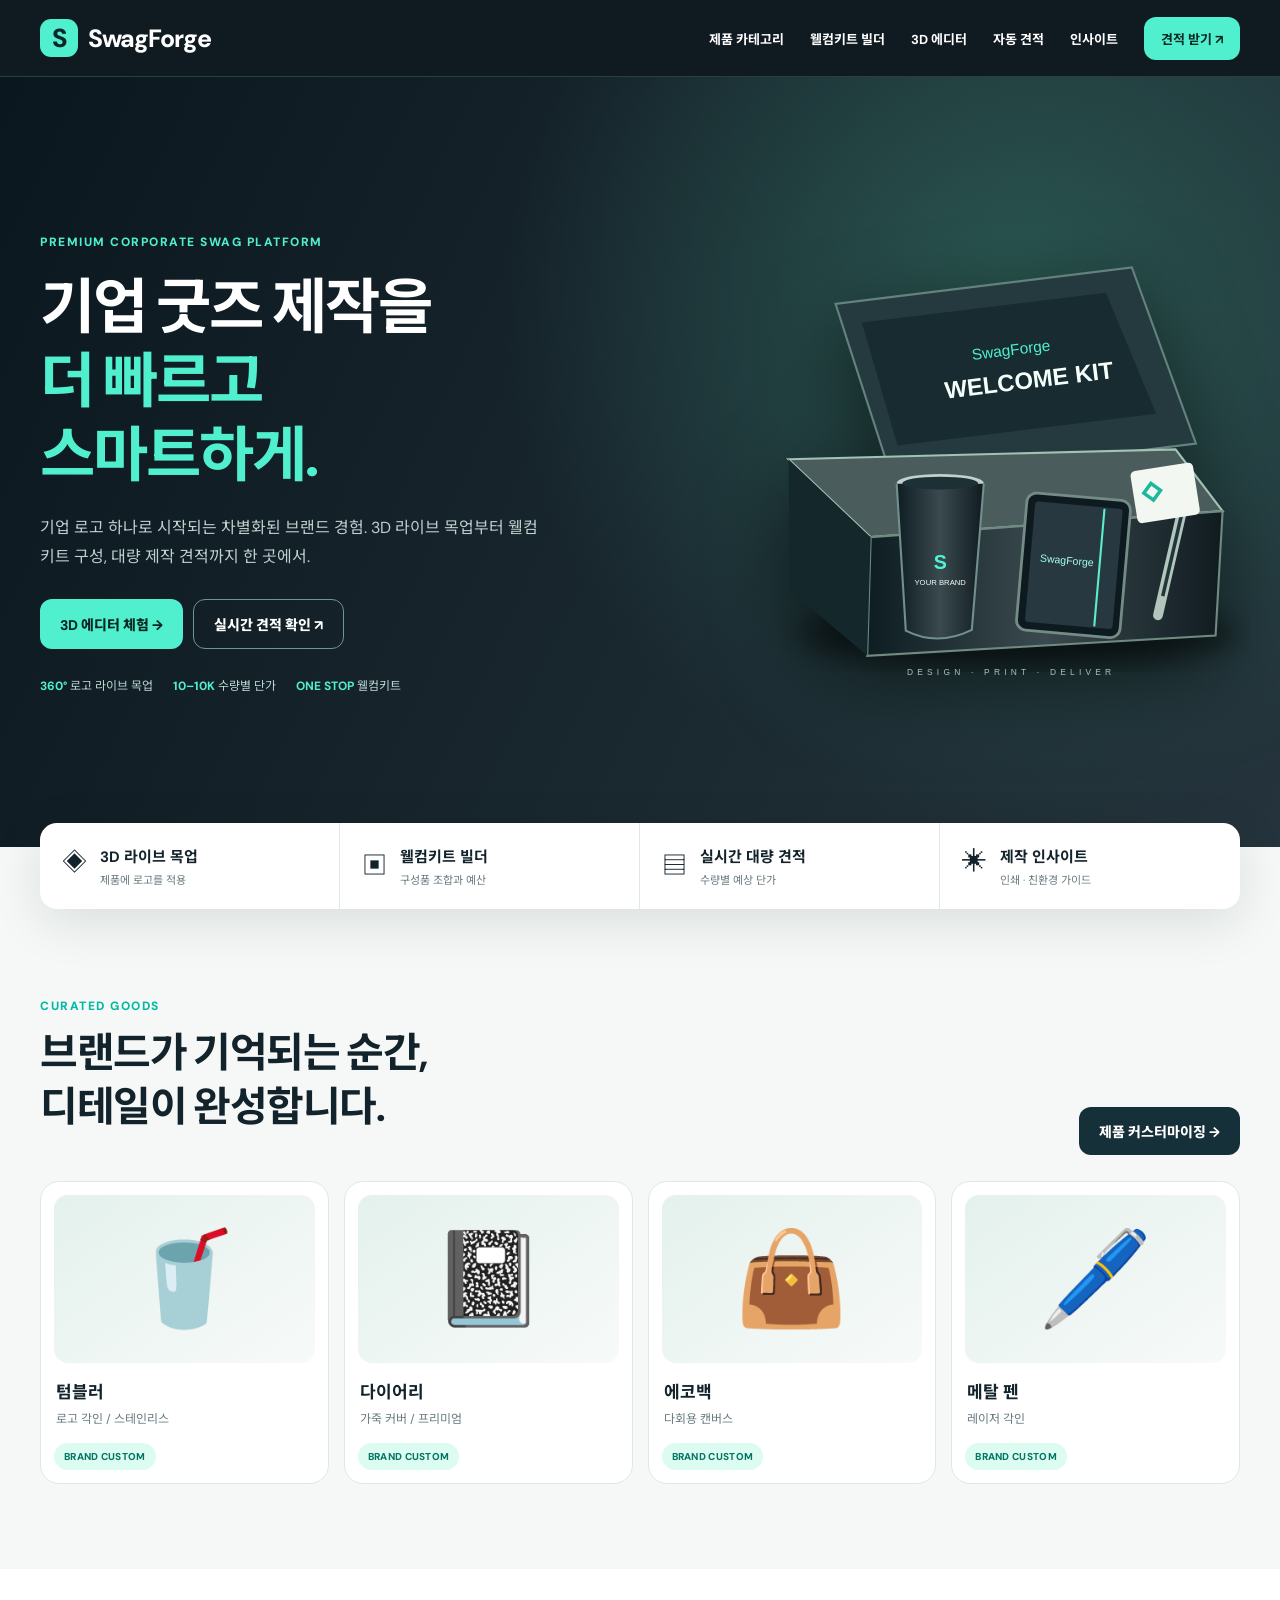
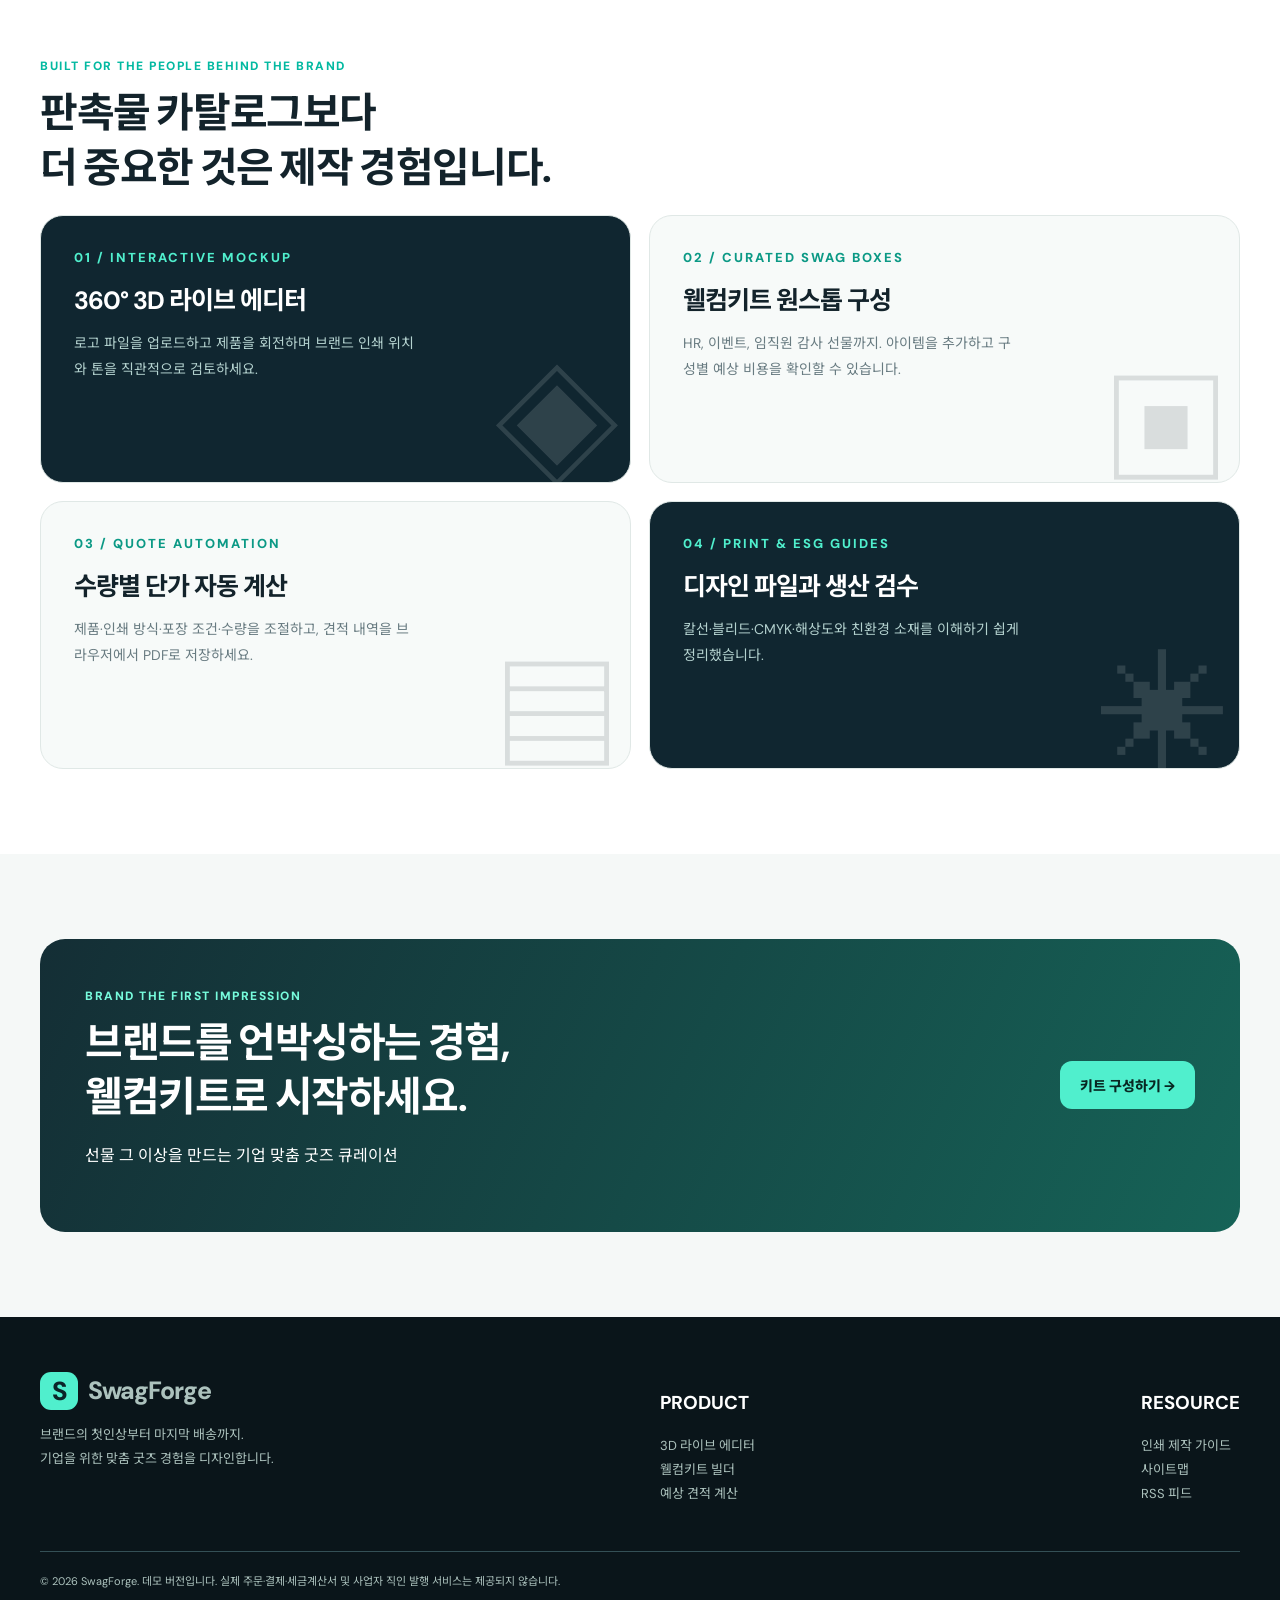
<file: index.html>
<!doctype html><html lang="ko"><head><meta charset="utf-8"/><meta name="viewport" content="width=device-width,initial-scale=1"/><meta name="theme-color" content="#0b171d"/><title>기업 굿즈·웰컴키트 디자인 및 예상 견적 체험 | SwagForge</title><meta name="description" content="기업 굿즈 3D 목업, 웰컴키트 구성, 수량별 예상 견적 및 인쇄 가이드를 제공하는 SwagForge 데모 플랫폼. 실제 주문·결제는 제공하지 않습니다."/><link rel="canonical" href="https://goods.lexid.site/"/><link rel="icon" type="image/svg+xml" href="/favicon.svg"/><link rel="icon" type="image/png" sizes="48x48" href="/favicon-48.png"/><link rel="apple-touch-icon" href="/apple-touch-icon.png"/><link rel="manifest" href="/manifest.webmanifest"/><link rel="alternate" href="/rss.xml" type="application/rss+xml" title="SwagForge Insights"/><meta property="og:site_name" content="SwagForge"/><meta property="og:locale" content="ko_KR"/><meta property="og:type" content="website"/><meta property="og:title" content="기업 굿즈·웰컴키트 디자인 및 예상 견적 체험 | SwagForge"/><meta property="og:description" content="기업 굿즈 3D 목업, 웰컴키트 구성, 수량별 예상 견적 및 인쇄 가이드를 제공하는 SwagForge 데모 플랫폼. 실제 주문·결제는 제공하지 않습니다."/><meta property="og:url" content="https://goods.lexid.site/"/><meta property="og:image" content="https://goods.lexid.site/og-image.png"/><meta name="twitter:card" content="summary_large_image"/><link rel="stylesheet" href="/style.css"/><script defer src="/app.js"></script><meta name="twitter:title" content="기업 굿즈·웰컴키트 디자인 및 예상 견적 체험 | SwagForge"/><meta name="twitter:description" content="기업 굿즈 3D 목업, 웰컴키트 구성, 수량별 예상 견적 및 인쇄 가이드를 제공하는 SwagForge 데모 플랫폼. 실제 주문·결제는 제공하지 않습니다."/><meta name="twitter:image" content="https://goods.lexid.site/og-image.png"/><script type="application/ld+json">{"@context":"https://schema.org","@type":"WebSite","@id":"https://goods.lexid.site/#website","name":"SwagForge","url":"https://goods.lexid.site/","inLanguage":"ko-KR","description":"기업 굿즈 3D 목업, 웰컴키트 구성, 수량별 예상 견적 및 인쇄 가이드를 제공하는 SwagForge 데모 플랫폼. 실제 주문·결제는 제공하지 않습니다."}</script></head><body><header class="header"><div class="wrap nav"><a class="logo" href="/"><span class="mark">S</span>SwagForge</a><button class="menu" id="menubtn" aria-label="메뉴 열기">☰</button><nav class="navlinks" id="navlinks"><a href="/#products">제품 카테고리</a><a href="/kits/">웰컴키트 빌더</a><a href="/editor/">3D 에디터</a><a href="/quote/">자동 견적</a><a href="/insights/">인사이트</a><a href="/quote/" class="navbtn">견적 받기 ↗</a></nav></div></header><main><div class="hero"><div class="wrap hero-grid"><div><span class="eyebrow">PREMIUM CORPORATE SWAG PLATFORM</span><h1>기업 굿즈 제작을<br/><em>더 빠르고<br/>스마트하게.</em></h1><p class="lead">기업 로고 하나로 시작되는 차별화된 브랜드 경험. 3D 라이브 목업부터 웰컴키트 구성, 대량 제작 견적까지 한 곳에서.</p><div class="actions"><a class="btn" href="/editor/">3D 에디터 체험 →</a><a class="btn outline" href="/quote/">실시간 견적 확인 ↗</a></div><div class="hero-stats"><span><strong>360°</strong> 로고 라이브 목업</span><span><strong>10–10K</strong> 수량별 단가</span><span><strong>ONE STOP</strong> 웰컴키트</span></div></div><img class="showcase" src="/assets/hero.svg" width="820" height="640" alt="SwagForge 프리미엄 기업 웰컴키트: 텀블러와 브랜드 다이어리, 펜, 로고 인쇄 패키지"/></div></div>
<div class="wrap quick"><a href="/editor/"><i>◈</i><span><strong>3D 라이브 목업</strong><small>제품에 로고를 적용</small></span></a><a href="/kits/"><i>▣</i><span><strong>웰컴키트 빌더</strong><small>구성품 조합과 예산</small></span></a><a href="/quote/"><i>▤</i><span><strong>실시간 대량 견적</strong><small>수량별 예상 단가</small></span></a><a href="/insights/"><i>✳</i><span><strong>제작 인사이트</strong><small>인쇄 · 친환경 가이드</small></span></a></div>
<section id="products" class="section"><div class="wrap"><div class="section-intro"><div><span class="eyebrow">CURATED GOODS</span><h2>브랜드가 기억되는 순간,<br/>디테일이 완성합니다.</h2></div><a class="btn dark" href="/editor/">제품 커스터마이징 →</a></div><div class="grid4"><a class="tile" href="/editor/"><div class="visual">🥤</div><h3>텀블러</h3><p>로고 각인 / 스테인리스</p><span class="tag">BRAND CUSTOM</span></a><a class="tile" href="/editor/"><div class="visual">📓</div><h3>다이어리</h3><p>가죽 커버 / 프리미엄</p><span class="tag">BRAND CUSTOM</span></a><a class="tile" href="/editor/"><div class="visual">👜</div><h3>에코백</h3><p>다회용 캔버스</p><span class="tag">BRAND CUSTOM</span></a><a class="tile" href="/editor/"><div class="visual">🖊️</div><h3>메탈 펜</h3><p>레이저 각인</p><span class="tag">BRAND CUSTOM</span></a></div></div></section>
<section class="section white"><div class="wrap"><span class="eyebrow">BUILT FOR THE PEOPLE BEHIND THE BRAND</span><h2>판촉물 카탈로그보다<br/>더 중요한 것은 제작 경험입니다.</h2><div class="grid2"><a href="/editor/" class="feature dark"><div class="num">01 / INTERACTIVE MOCKUP</div><h3>360° 3D 라이브 에디터</h3><p>로고 파일을 업로드하고 제품을 회전하며 브랜드 인쇄 위치와 톤을 직관적으로 검토하세요.</p><span class="decor">◈</span></a><a href="/kits/" class="feature"><div class="num">02 / CURATED SWAG BOXES</div><h3>웰컴키트 원스톱 구성</h3><p>HR, 이벤트, 임직원 감사 선물까지. 아이템을 추가하고 구성별 예상 비용을 확인할 수 있습니다.</p><span class="decor">▣</span></a><a href="/quote/" class="feature"><div class="num">03 / QUOTE AUTOMATION</div><h3>수량별 단가 자동 계산</h3><p>제품·인쇄 방식·포장 조건·수량을 조절하고, 견적 내역을 브라우저에서 PDF로 저장하세요.</p><span class="decor">▤</span></a><a href="/insights/" class="feature dark"><div class="num">04 / PRINT & ESG GUIDES</div><h3>디자인 파일과 생산 검수</h3><p>칼선·블리드·CMYK·해상도와 친환경 소재를 이해하기 쉽게 정리했습니다.</p><span class="decor">✳</span></a></div></div></section><section class="section"><div class="wrap"><div class="callout"><div><span class="eyebrow" style="color:#77fbdc">BRAND THE FIRST IMPRESSION</span><h2>브랜드를 언박싱하는 경험,<br/>웰컴키트로 시작하세요.</h2><p>선물 그 이상을 만드는 기업 맞춤 굿즈 큐레이션</p></div><a class="btn" href="/kits/">키트 구성하기 →</a></div></div></section></main><footer class="footer"><div class="wrap footer-grid"><div><a class="logo" href="/"><span class="mark">S</span>SwagForge</a><p>브랜드의 첫인상부터 마지막 배송까지.<br/>기업을 위한 맞춤 굿즈 경험을 디자인합니다.</p></div><div><h3>PRODUCT</h3><p><a href="/editor/">3D 라이브 에디터</a><br/><a href="/kits/">웰컴키트 빌더</a><br/><a href="/quote/">예상 견적 계산</a></p></div><div><h3>RESOURCE</h3><p><a href="/insights/">인쇄 제작 가이드</a><br/><a href="/sitemap.xml">사이트맵</a><br/><a href="/rss.xml">RSS 피드</a></p></div></div><div class="wrap copyright">© 2026 SwagForge. 데모 버전입니다. 실제 주문·결제·세금계산서 및 사업자 직인 발행 서비스는 제공되지 않습니다.</div></footer></body></html>
</file>
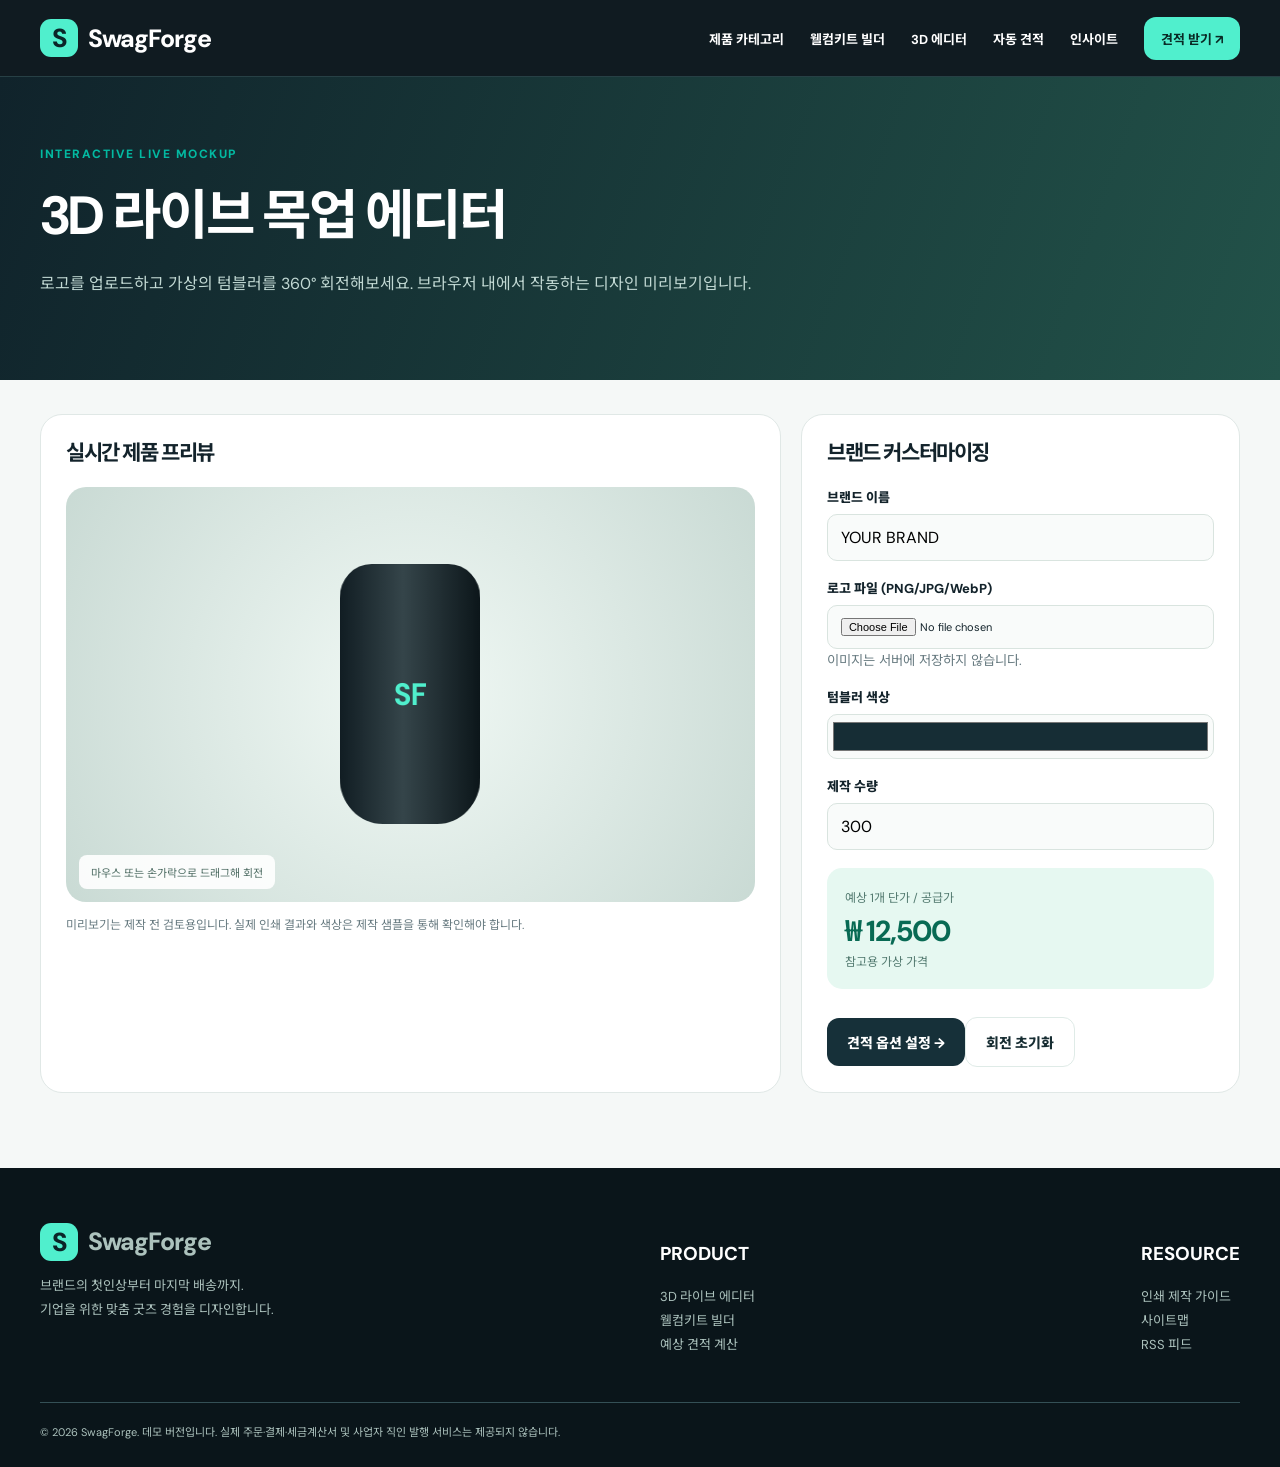
<file: editor/index.html>
<!doctype html><html lang="ko"><head><meta charset="utf-8"/><meta name="viewport" content="width=device-width,initial-scale=1"/><meta name="theme-color" content="#0b171d"/><title>3D 라이브 목업 에디터 | SwagForge</title><meta name="description" content="로고를 업로드하고 가상의 텀블러를 360° 회전해보세요. 브라우저 내에서 작동하는 디자인 미리보기입니다."/><link rel="canonical" href="https://goods.lexid.site/editor/"/><link rel="icon" type="image/svg+xml" href="/favicon.svg"/><link rel="icon" type="image/png" sizes="48x48" href="/favicon-48.png"/><link rel="apple-touch-icon" href="/apple-touch-icon.png"/><link rel="manifest" href="/manifest.webmanifest"/><link rel="alternate" href="/rss.xml" type="application/rss+xml" title="SwagForge Insights"/><meta property="og:site_name" content="SwagForge"/><meta property="og:locale" content="ko_KR"/><meta property="og:type" content="website"/><meta property="og:title" content="3D 라이브 목업 에디터"/><meta property="og:description" content="로고를 업로드하고 가상의 텀블러를 360° 회전해보세요. 브라우저 내에서 작동하는 디자인 미리보기입니다."/><meta property="og:url" content="https://goods.lexid.site/editor/"/><meta property="og:image" content="https://goods.lexid.site/og-image.png"/><meta name="twitter:card" content="summary_large_image"/><link rel="stylesheet" href="/style.css"/><script defer src="/app.js"></script></head><body><header class="header"><div class="wrap nav"><a class="logo" href="/"><span class="mark">S</span>SwagForge</a><button class="menu" id="menubtn" aria-label="메뉴 열기">☰</button><nav class="navlinks" id="navlinks"><a href="/#products">제품 카테고리</a><a href="/kits/">웰컴키트 빌더</a><a href="/editor/">3D 에디터</a><a href="/quote/">자동 견적</a><a href="/insights/">인사이트</a><a href="/quote/" class="navbtn">견적 받기 ↗</a></nav></div></header><div class="subhead"><div class="wrap"><span class="eyebrow">INTERACTIVE LIVE MOCKUP</span><h1>3D 라이브 목업 에디터</h1><p>로고를 업로드하고 가상의 텀블러를 360° 회전해보세요. 브라우저 내에서 작동하는 디자인 미리보기입니다.</p></div></div><main class="wrap contentgrid"><section class="panel"><h2>실시간 제품 프리뷰</h2><div class="viewer" id="viewer"><div id="fallback" class="fallback">SF</div><span class="viewer-note">마우스 또는 손가락으로 드래그해 회전</span></div><p class="muted" style="font-size:12px">미리보기는 제작 전 검토용입니다. 실제 인쇄 결과와 색상은 제작 샘플을 통해 확인해야 합니다.</p></section><aside class="panel"><h2>브랜드 커스터마이징</h2><div class="field"><label for="brandName">브랜드 이름</label><input id="brandName" value="YOUR BRAND" maxlength="20"/></div><div class="field"><label for="logoUpload">로고 파일 (PNG/JPG/WebP)</label><input type="file" id="logoUpload" accept="image/png,image/jpeg,image/webp"/><small class="muted">이미지는 서버에 저장하지 않습니다.</small></div><div class="field"><label for="cupColor">텀블러 색상</label><input type="color" id="cupColor" value="#162d35"/></div><div class="field"><label for="editorQty">제작 수량</label><input type="number" id="editorQty" min="10" max="10000" value="300"/></div><div class="summary"><small>예상 1개 단가 / 공급가</small><strong id="editorUnit">₩ 0</strong><small>참고용 가상 가격</small></div><a class="btn dark" href="/quote/">견적 옵션 설정 →</a><button class="btn secondary" style="border:1px solid #dfebe7;margin-top:10px" id="resetCamera">회전 초기화</button></aside></main><footer class="footer"><div class="wrap footer-grid"><div><a class="logo" href="/"><span class="mark">S</span>SwagForge</a><p>브랜드의 첫인상부터 마지막 배송까지.<br/>기업을 위한 맞춤 굿즈 경험을 디자인합니다.</p></div><div><h3>PRODUCT</h3><p><a href="/editor/">3D 라이브 에디터</a><br/><a href="/kits/">웰컴키트 빌더</a><br/><a href="/quote/">예상 견적 계산</a></p></div><div><h3>RESOURCE</h3><p><a href="/insights/">인쇄 제작 가이드</a><br/><a href="/sitemap.xml">사이트맵</a><br/><a href="/rss.xml">RSS 피드</a></p></div></div><div class="wrap copyright">© 2026 SwagForge. 데모 버전입니다. 실제 주문·결제·세금계산서 및 사업자 직인 발행 서비스는 제공되지 않습니다.</div></footer></body></html>
</file>
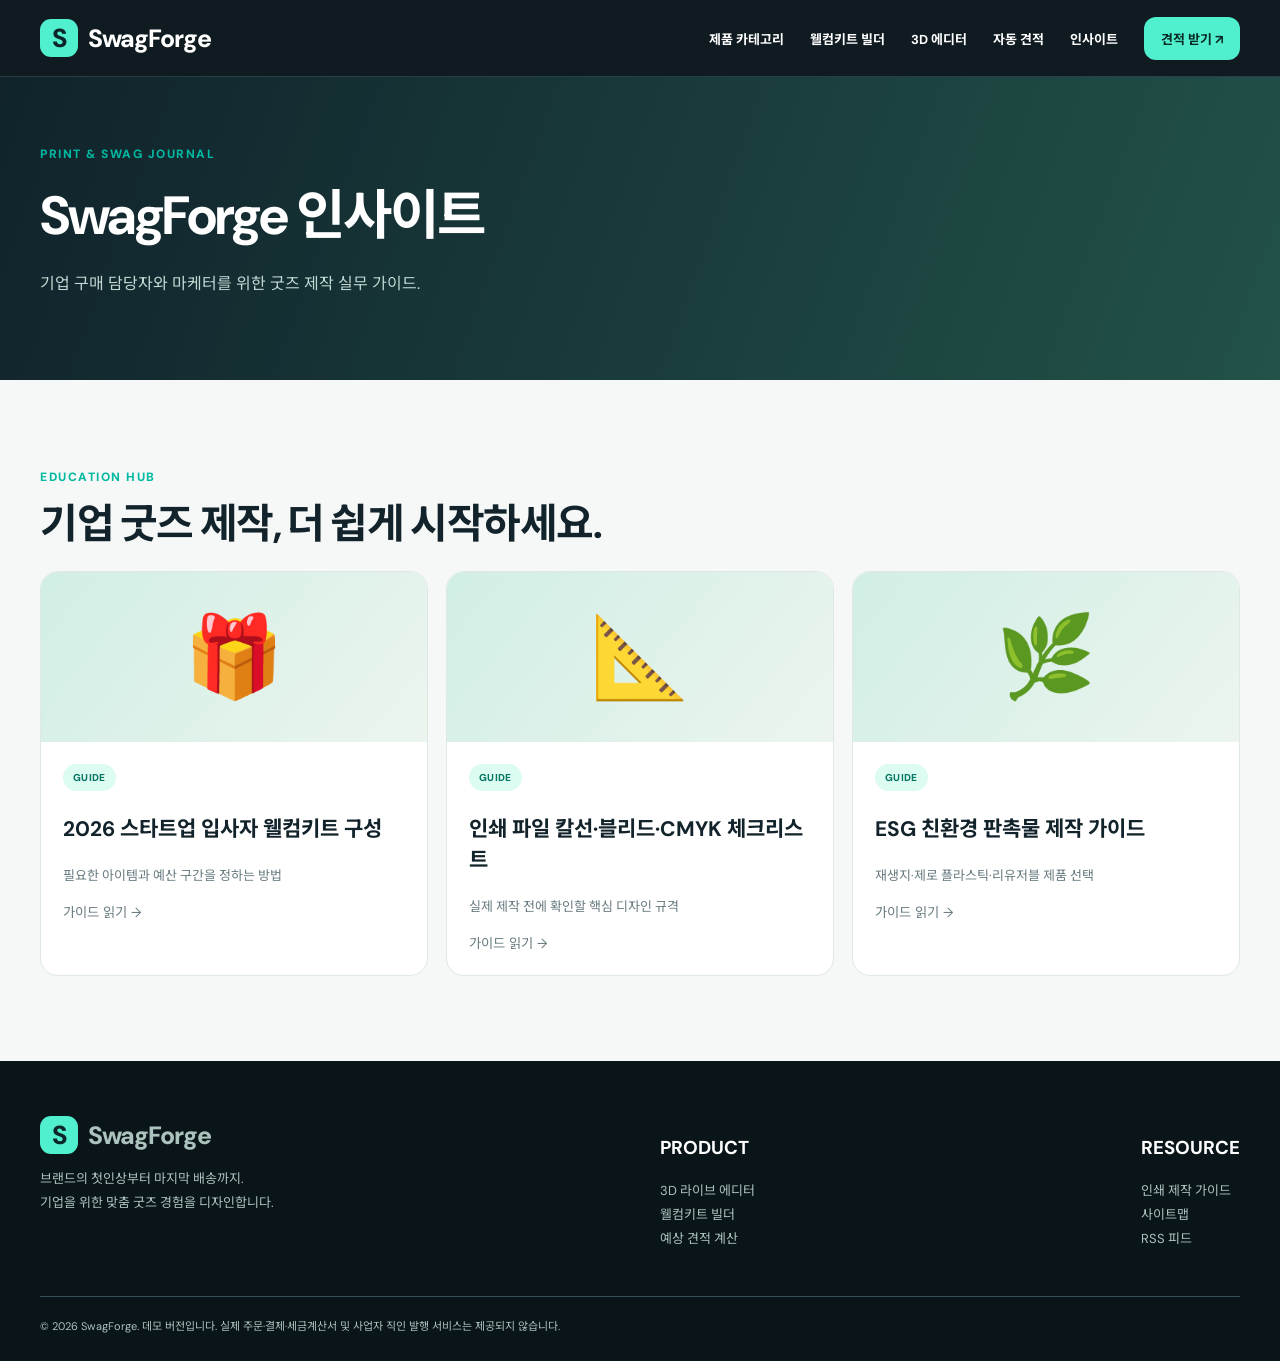
<file: insights/index.html>
<!doctype html><html lang="ko"><head><meta charset="utf-8"/><meta name="viewport" content="width=device-width,initial-scale=1"/><meta name="theme-color" content="#0b171d"/><title>SwagForge 인사이트 | SwagForge</title><meta name="description" content="기업 구매 담당자와 마케터를 위한 굿즈 제작 실무 가이드."/><link rel="canonical" href="https://goods.lexid.site/insights/"/><link rel="icon" type="image/svg+xml" href="/favicon.svg"/><link rel="icon" type="image/png" sizes="48x48" href="/favicon-48.png"/><link rel="apple-touch-icon" href="/apple-touch-icon.png"/><link rel="manifest" href="/manifest.webmanifest"/><link rel="alternate" href="/rss.xml" type="application/rss+xml" title="SwagForge Insights"/><meta property="og:site_name" content="SwagForge"/><meta property="og:locale" content="ko_KR"/><meta property="og:type" content="website"/><meta property="og:title" content="SwagForge 인사이트"/><meta property="og:description" content="기업 구매 담당자와 마케터를 위한 굿즈 제작 실무 가이드."/><meta property="og:url" content="https://goods.lexid.site/insights/"/><meta property="og:image" content="https://goods.lexid.site/og-image.png"/><meta name="twitter:card" content="summary_large_image"/><link rel="stylesheet" href="/style.css"/><script defer src="/app.js"></script></head><body><header class="header"><div class="wrap nav"><a class="logo" href="/"><span class="mark">S</span>SwagForge</a><button class="menu" id="menubtn" aria-label="메뉴 열기">☰</button><nav class="navlinks" id="navlinks"><a href="/#products">제품 카테고리</a><a href="/kits/">웰컴키트 빌더</a><a href="/editor/">3D 에디터</a><a href="/quote/">자동 견적</a><a href="/insights/">인사이트</a><a href="/quote/" class="navbtn">견적 받기 ↗</a></nav></div></header><div class="subhead"><div class="wrap"><span class="eyebrow">PRINT & SWAG JOURNAL</span><h1>SwagForge 인사이트</h1><p>기업 구매 담당자와 마케터를 위한 굿즈 제작 실무 가이드.</p></div></div><main class="section"><div class="wrap"><span class="eyebrow">EDUCATION HUB</span><h2>기업 굿즈 제작, 더 쉽게 시작하세요.</h2><div class="article-grid"><a href="/insights/welcome-kit/" class="article"><div class="art">🎁</div><div class="body"><span class="tag">GUIDE</span><h3>2026 스타트업 입사자 웰컴키트 구성</h3><p>필요한 아이템과 예산 구간을 정하는 방법</p><small class="muted">가이드 읽기 →</small></div></a><a href="/insights/printing-guide/" class="article"><div class="art">📐</div><div class="body"><span class="tag">GUIDE</span><h3>인쇄 파일 칼선·블리드·CMYK 체크리스트</h3><p>실제 제작 전에 확인할 핵심 디자인 규격</p><small class="muted">가이드 읽기 →</small></div></a><a href="/insights/esg/" class="article"><div class="art">🌿</div><div class="body"><span class="tag">GUIDE</span><h3>ESG 친환경 판촉물 제작 가이드</h3><p>재생지·제로 플라스틱·리유저블 제품 선택</p><small class="muted">가이드 읽기 →</small></div></a></div></div></main><footer class="footer"><div class="wrap footer-grid"><div><a class="logo" href="/"><span class="mark">S</span>SwagForge</a><p>브랜드의 첫인상부터 마지막 배송까지.<br/>기업을 위한 맞춤 굿즈 경험을 디자인합니다.</p></div><div><h3>PRODUCT</h3><p><a href="/editor/">3D 라이브 에디터</a><br/><a href="/kits/">웰컴키트 빌더</a><br/><a href="/quote/">예상 견적 계산</a></p></div><div><h3>RESOURCE</h3><p><a href="/insights/">인쇄 제작 가이드</a><br/><a href="/sitemap.xml">사이트맵</a><br/><a href="/rss.xml">RSS 피드</a></p></div></div><div class="wrap copyright">© 2026 SwagForge. 데모 버전입니다. 실제 주문·결제·세금계산서 및 사업자 직인 발행 서비스는 제공되지 않습니다.</div></footer></body></html>
</file>
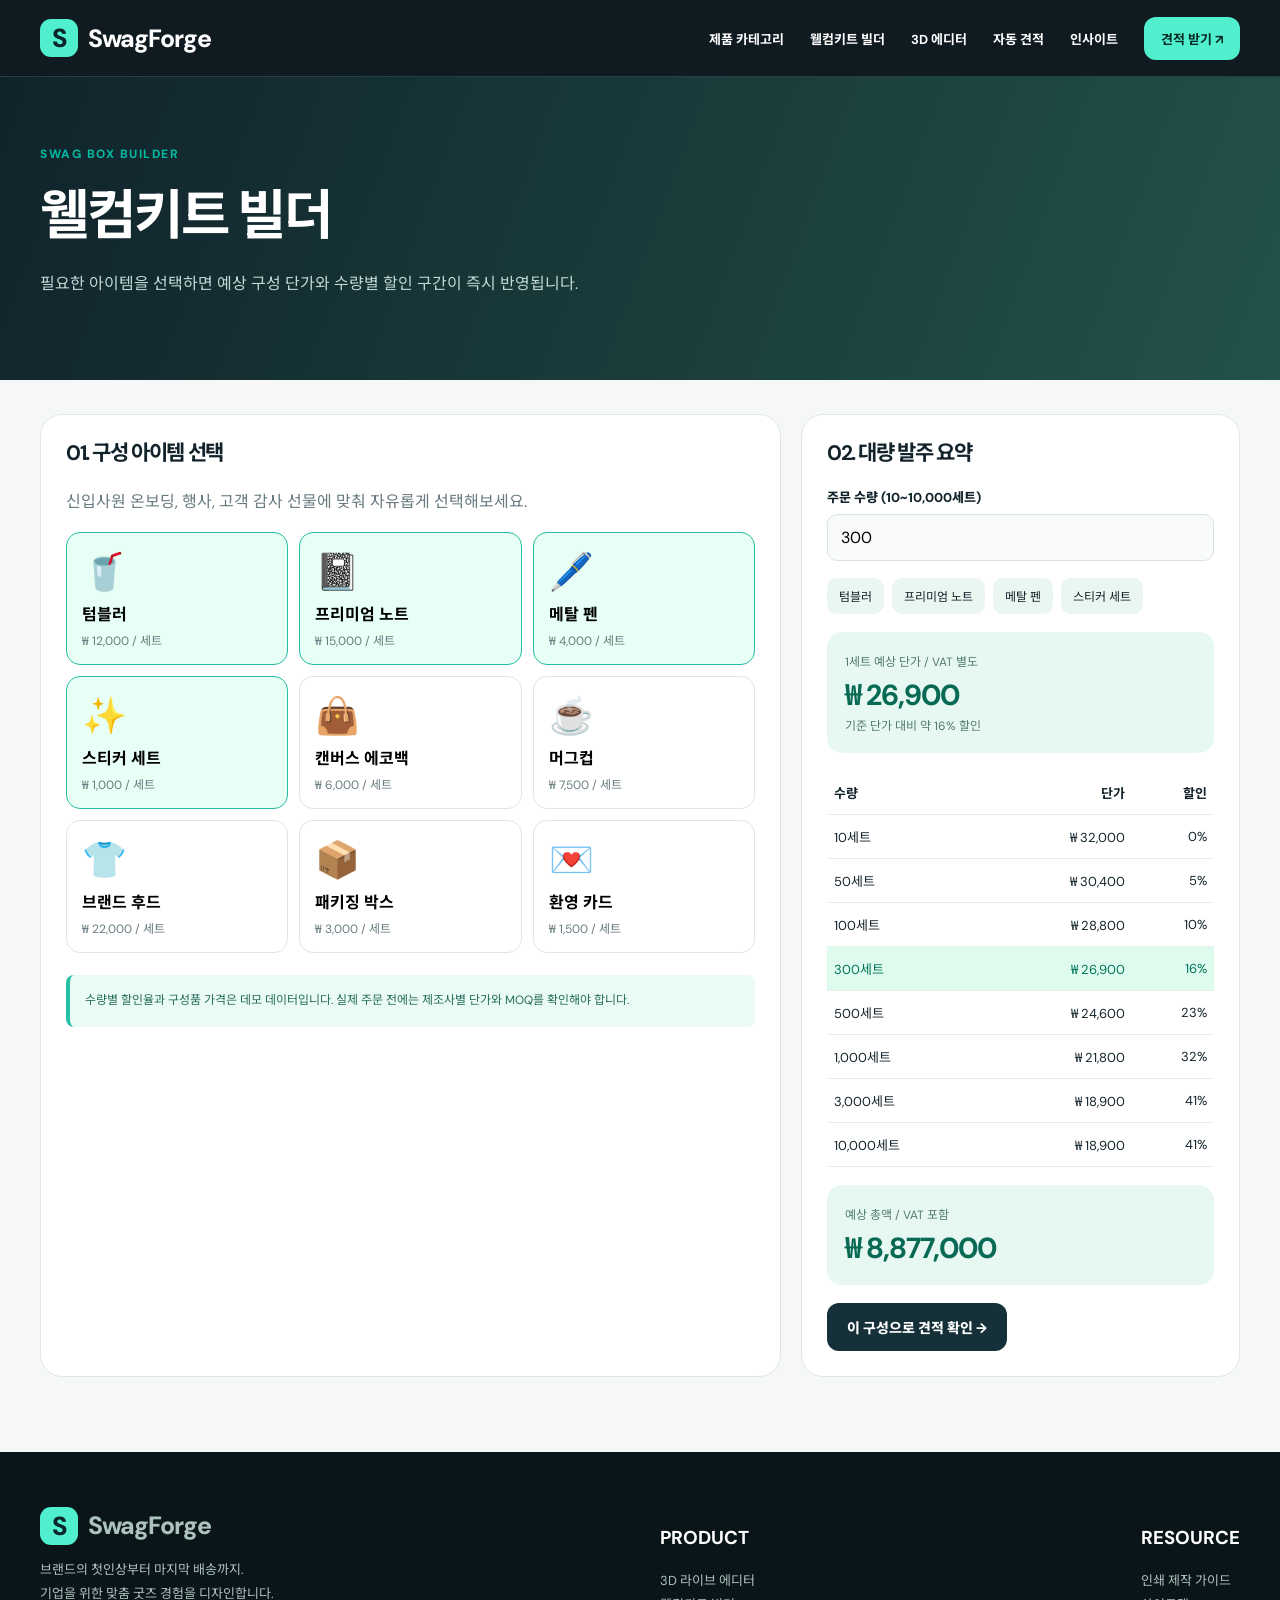
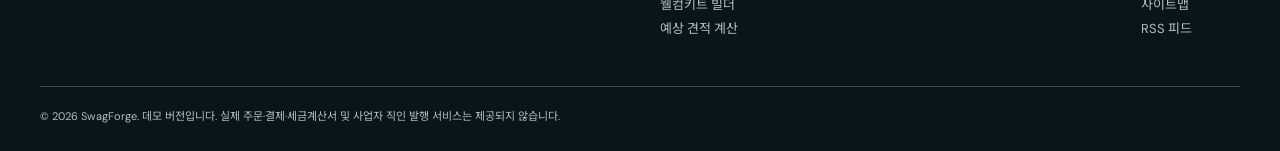
<file: kits/index.html>
<!doctype html><html lang="ko"><head><meta charset="utf-8"/><meta name="viewport" content="width=device-width,initial-scale=1"/><meta name="theme-color" content="#0b171d"/><title>웰컴키트 빌더 | SwagForge</title><meta name="description" content="필요한 아이템을 선택하면 예상 구성 단가와 수량별 할인 구간이 즉시 반영됩니다."/><link rel="canonical" href="https://goods.lexid.site/kits/"/><link rel="icon" type="image/svg+xml" href="/favicon.svg"/><link rel="icon" type="image/png" sizes="48x48" href="/favicon-48.png"/><link rel="apple-touch-icon" href="/apple-touch-icon.png"/><link rel="manifest" href="/manifest.webmanifest"/><link rel="alternate" href="/rss.xml" type="application/rss+xml" title="SwagForge Insights"/><meta property="og:site_name" content="SwagForge"/><meta property="og:locale" content="ko_KR"/><meta property="og:type" content="website"/><meta property="og:title" content="웰컴키트 빌더"/><meta property="og:description" content="필요한 아이템을 선택하면 예상 구성 단가와 수량별 할인 구간이 즉시 반영됩니다."/><meta property="og:url" content="https://goods.lexid.site/kits/"/><meta property="og:image" content="https://goods.lexid.site/og-image.png"/><meta name="twitter:card" content="summary_large_image"/><link rel="stylesheet" href="/style.css"/><script defer src="/app.js"></script></head><body><header class="header"><div class="wrap nav"><a class="logo" href="/"><span class="mark">S</span>SwagForge</a><button class="menu" id="menubtn" aria-label="메뉴 열기">☰</button><nav class="navlinks" id="navlinks"><a href="/#products">제품 카테고리</a><a href="/kits/">웰컴키트 빌더</a><a href="/editor/">3D 에디터</a><a href="/quote/">자동 견적</a><a href="/insights/">인사이트</a><a href="/quote/" class="navbtn">견적 받기 ↗</a></nav></div></header><div class="subhead"><div class="wrap"><span class="eyebrow">SWAG BOX BUILDER</span><h1>웰컴키트 빌더</h1><p>필요한 아이템을 선택하면 예상 구성 단가와 수량별 할인 구간이 즉시 반영됩니다.</p></div></div><main class="wrap contentgrid"><section class="panel"><h2>01. 구성 아이템 선택</h2><p class="muted">신입사원 온보딩, 행사, 고객 감사 선물에 맞춰 자유롭게 선택해보세요.</p><div class="checklist"><button class="pick chosen" data-label="텀블러" data-price="12000"><span class="emoji">🥤</span><strong>텀블러</strong><small>₩ 12,000 / 세트</small></button><button class="pick chosen" data-label="프리미엄 노트" data-price="15000"><span class="emoji">📓</span><strong>프리미엄 노트</strong><small>₩ 15,000 / 세트</small></button><button class="pick chosen" data-label="메탈 펜" data-price="4000"><span class="emoji">🖊️</span><strong>메탈 펜</strong><small>₩ 4,000 / 세트</small></button><button class="pick chosen" data-label="스티커 세트" data-price="1000"><span class="emoji">✨</span><strong>스티커 세트</strong><small>₩ 1,000 / 세트</small></button><button class="pick " data-label="캔버스 에코백" data-price="6000"><span class="emoji">👜</span><strong>캔버스 에코백</strong><small>₩ 6,000 / 세트</small></button><button class="pick " data-label="머그컵" data-price="7500"><span class="emoji">☕</span><strong>머그컵</strong><small>₩ 7,500 / 세트</small></button><button class="pick " data-label="브랜드 후드" data-price="22000"><span class="emoji">👕</span><strong>브랜드 후드</strong><small>₩ 22,000 / 세트</small></button><button class="pick " data-label="패키징 박스" data-price="3000"><span class="emoji">📦</span><strong>패키징 박스</strong><small>₩ 3,000 / 세트</small></button><button class="pick " data-label="환영 카드" data-price="1500"><span class="emoji">💌</span><strong>환영 카드</strong><small>₩ 1,500 / 세트</small></button></div><div class="note" style="margin-top:22px">수량별 할인율과 구성품 가격은 데모 데이터입니다. 실제 주문 전에는 제조사별 단가와 MOQ를 확인해야 합니다.</div></section><aside class="panel"><h2>02. 대량 발주 요약</h2><div class="field"><label for="kitQty">주문 수량 (10~10,000세트)</label><input type="number" id="kitQty" min="10" max="10000" value="300"/></div><div class="pills" id="chosen"></div><div class="summary"><small>1세트 예상 단가 / VAT 별도</small><strong id="kitUnit">-</strong><small id="kitDiscount"></small></div><table class="pricing"><thead><tr><th>수량</th><th>단가</th><th>할인</th></tr></thead><tbody id="kitTiers"></tbody></table><div class="summary"><small>예상 총액 / VAT 포함</small><strong id="kitTotal">-</strong></div><a href="/quote/" class="btn dark">이 구성으로 견적 확인 →</a></aside></main><footer class="footer"><div class="wrap footer-grid"><div><a class="logo" href="/"><span class="mark">S</span>SwagForge</a><p>브랜드의 첫인상부터 마지막 배송까지.<br/>기업을 위한 맞춤 굿즈 경험을 디자인합니다.</p></div><div><h3>PRODUCT</h3><p><a href="/editor/">3D 라이브 에디터</a><br/><a href="/kits/">웰컴키트 빌더</a><br/><a href="/quote/">예상 견적 계산</a></p></div><div><h3>RESOURCE</h3><p><a href="/insights/">인쇄 제작 가이드</a><br/><a href="/sitemap.xml">사이트맵</a><br/><a href="/rss.xml">RSS 피드</a></p></div></div><div class="wrap copyright">© 2026 SwagForge. 데모 버전입니다. 실제 주문·결제·세금계산서 및 사업자 직인 발행 서비스는 제공되지 않습니다.</div></footer></body></html>
</file>
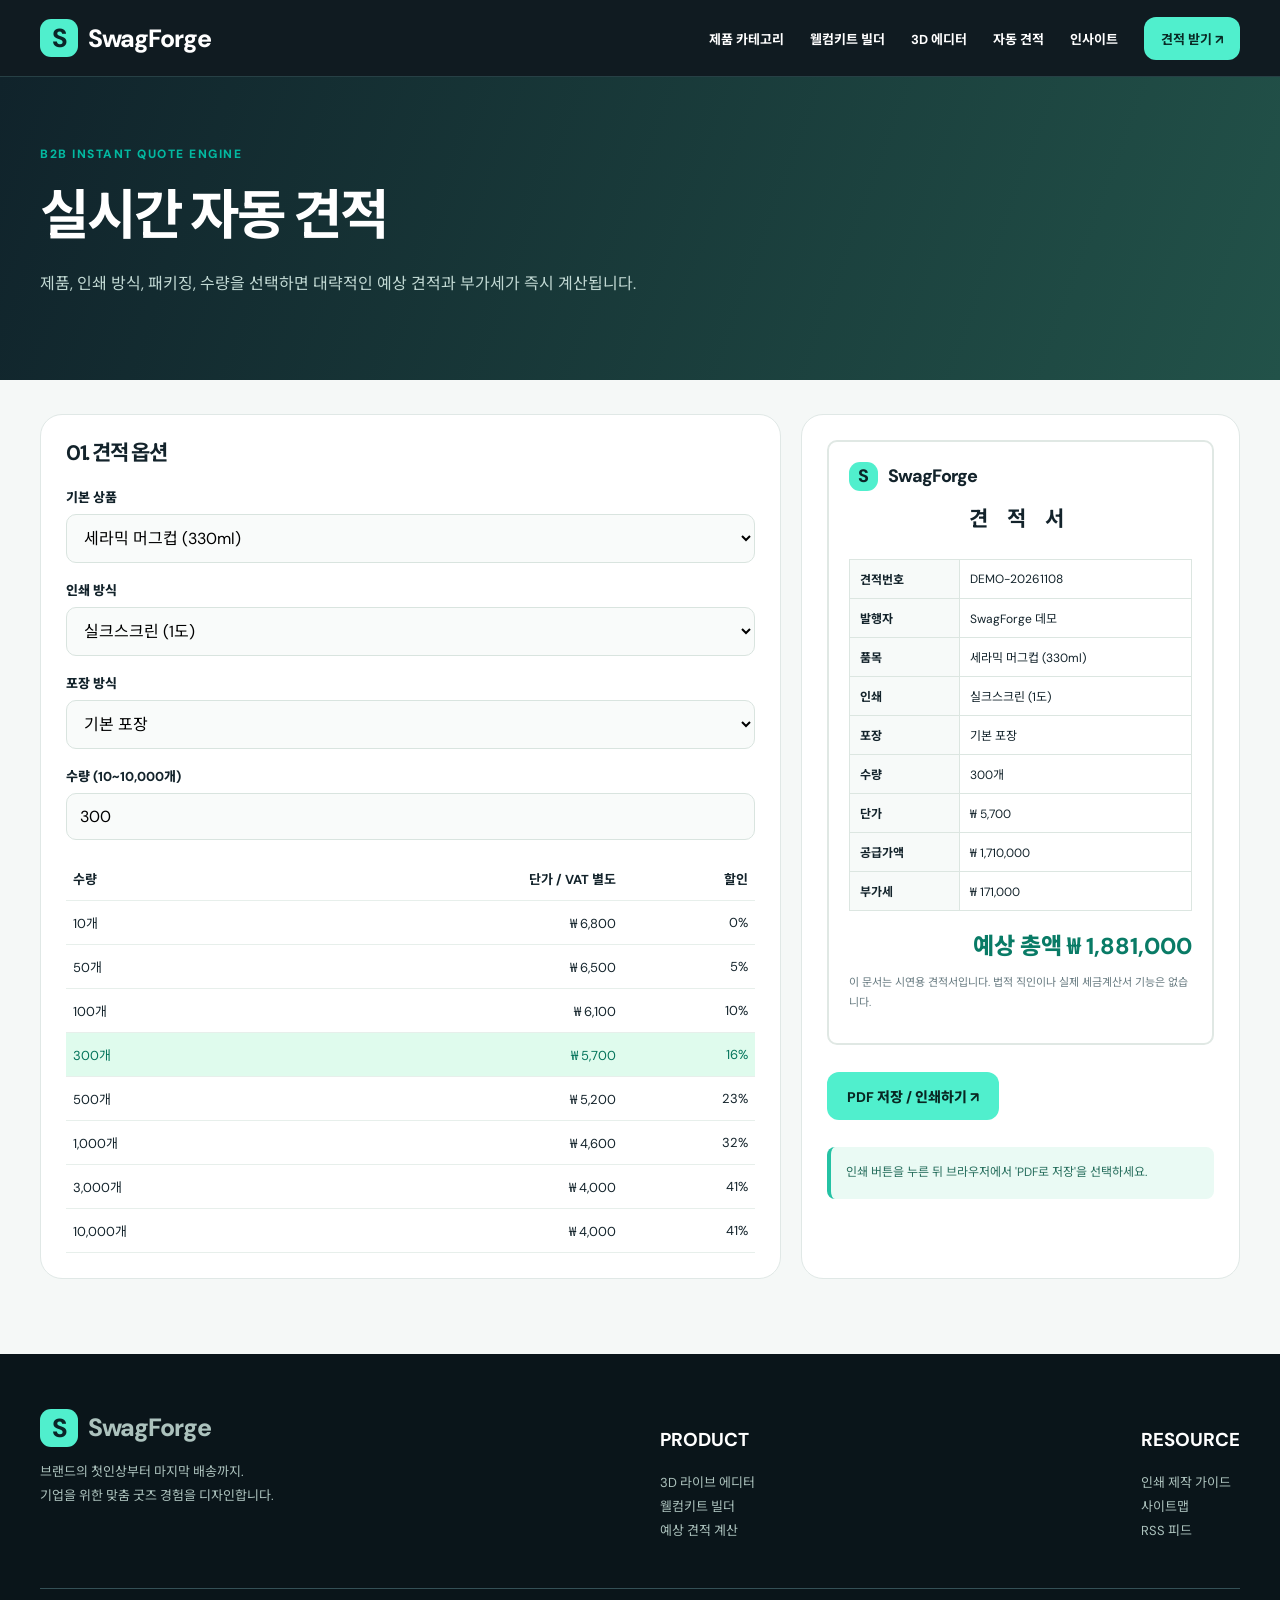
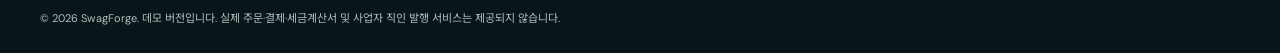
<file: quote/index.html>
<!doctype html><html lang="ko"><head><meta charset="utf-8"/><meta name="viewport" content="width=device-width,initial-scale=1"/><meta name="theme-color" content="#0b171d"/><title>실시간 자동 견적 | SwagForge</title><meta name="description" content="제품, 인쇄 방식, 패키징, 수량을 선택하면 대략적인 예상 견적과 부가세가 즉시 계산됩니다."/><link rel="canonical" href="https://goods.lexid.site/quote/"/><link rel="icon" type="image/svg+xml" href="/favicon.svg"/><link rel="icon" type="image/png" sizes="48x48" href="/favicon-48.png"/><link rel="apple-touch-icon" href="/apple-touch-icon.png"/><link rel="manifest" href="/manifest.webmanifest"/><link rel="alternate" href="/rss.xml" type="application/rss+xml" title="SwagForge Insights"/><meta property="og:site_name" content="SwagForge"/><meta property="og:locale" content="ko_KR"/><meta property="og:type" content="website"/><meta property="og:title" content="실시간 자동 견적"/><meta property="og:description" content="제품, 인쇄 방식, 패키징, 수량을 선택하면 대략적인 예상 견적과 부가세가 즉시 계산됩니다."/><meta property="og:url" content="https://goods.lexid.site/quote/"/><meta property="og:image" content="https://goods.lexid.site/og-image.png"/><meta name="twitter:card" content="summary_large_image"/><link rel="stylesheet" href="/style.css"/><script defer src="/app.js"></script></head><body><header class="header"><div class="wrap nav"><a class="logo" href="/"><span class="mark">S</span>SwagForge</a><button class="menu" id="menubtn" aria-label="메뉴 열기">☰</button><nav class="navlinks" id="navlinks"><a href="/#products">제품 카테고리</a><a href="/kits/">웰컴키트 빌더</a><a href="/editor/">3D 에디터</a><a href="/quote/">자동 견적</a><a href="/insights/">인사이트</a><a href="/quote/" class="navbtn">견적 받기 ↗</a></nav></div></header><div class="subhead"><div class="wrap"><span class="eyebrow">B2B INSTANT QUOTE ENGINE</span><h1>실시간 자동 견적</h1><p>제품, 인쇄 방식, 패키징, 수량을 선택하면 대략적인 예상 견적과 부가세가 즉시 계산됩니다.</p></div></div><main class="wrap contentgrid"><section class="panel"><h2>01. 견적 옵션</h2><div class="field"><label for="qProduct">기본 상품</label><select id="qProduct"><option value="6800">세라믹 머그컵 (330ml)</option><option value="12900">스테인리스 텀블러 (500ml)</option><option value="7800">캔버스 에코백</option><option value="18000">프리미엄 다이어리</option><option value="21000">커스텀 후드</option></select></div><div class="field"><label for="qPrint">인쇄 방식</label><select id="qPrint"><option value="0">실크스크린 (1도)</option><option value="1800">UV 풀컬러 인쇄 (+1,800원)</option><option value="2500">레이저 각인 (+2,500원)</option><option value="1600">자수 (+1,600원)</option></select></div><div class="field"><label for="qPack">포장 방식</label><select id="qPack"><option value="0">기본 포장</option><option value="350">로고 인쇄 박스 (+350원)</option><option value="700">프리미엄 패키지 (+700원)</option></select></div><div class="field"><label for="qQty">수량 (10~10,000개)</label><input type="number" id="qQty" min="10" max="10000" value="300"/></div><table class="pricing"><thead><tr><th>수량</th><th>단가 / VAT 별도</th><th>할인</th></tr></thead><tbody id="qTiers"></tbody></table></section><aside class="panel"><div class="quote-paper"><div class="logo" style="font-size:18px"><span class="mark" style="width:29px;height:29px;font-size:18px">S</span>SwagForge</div><h2>견 적 서</h2><table><tbody><tr><th>견적번호</th><td>DEMO-20261108</td></tr><tr><th>발행자</th><td>SwagForge 데모</td></tr><tr><th>품목</th><td id="outProduct"></td></tr><tr><th>인쇄</th><td id="outPrint"></td></tr><tr><th>포장</th><td id="outPack"></td></tr><tr><th>수량</th><td id="outQty"></td></tr><tr><th>단가</th><td id="outUnit"></td></tr><tr><th>공급가액</th><td id="outSupply"></td></tr><tr><th>부가세</th><td id="outVat"></td></tr></tbody></table><div class="quote-total" id="outTotal"></div><p style="font-size:11px" class="muted">이 문서는 시연용 견적서입니다. 법적 직인이나 실제 세금계산서 기능은 없습니다.</p></div><div class="actions no-print"><button class="btn" id="printQuote">PDF 저장 / 인쇄하기 ↗</button></div><div class="note no-print">인쇄 버튼을 누른 뒤 브라우저에서 'PDF로 저장'을 선택하세요.</div></aside></main><footer class="footer"><div class="wrap footer-grid"><div><a class="logo" href="/"><span class="mark">S</span>SwagForge</a><p>브랜드의 첫인상부터 마지막 배송까지.<br/>기업을 위한 맞춤 굿즈 경험을 디자인합니다.</p></div><div><h3>PRODUCT</h3><p><a href="/editor/">3D 라이브 에디터</a><br/><a href="/kits/">웰컴키트 빌더</a><br/><a href="/quote/">예상 견적 계산</a></p></div><div><h3>RESOURCE</h3><p><a href="/insights/">인쇄 제작 가이드</a><br/><a href="/sitemap.xml">사이트맵</a><br/><a href="/rss.xml">RSS 피드</a></p></div></div><div class="wrap copyright">© 2026 SwagForge. 데모 버전입니다. 실제 주문·결제·세금계산서 및 사업자 직인 발행 서비스는 제공되지 않습니다.</div></footer></body></html>
</file>
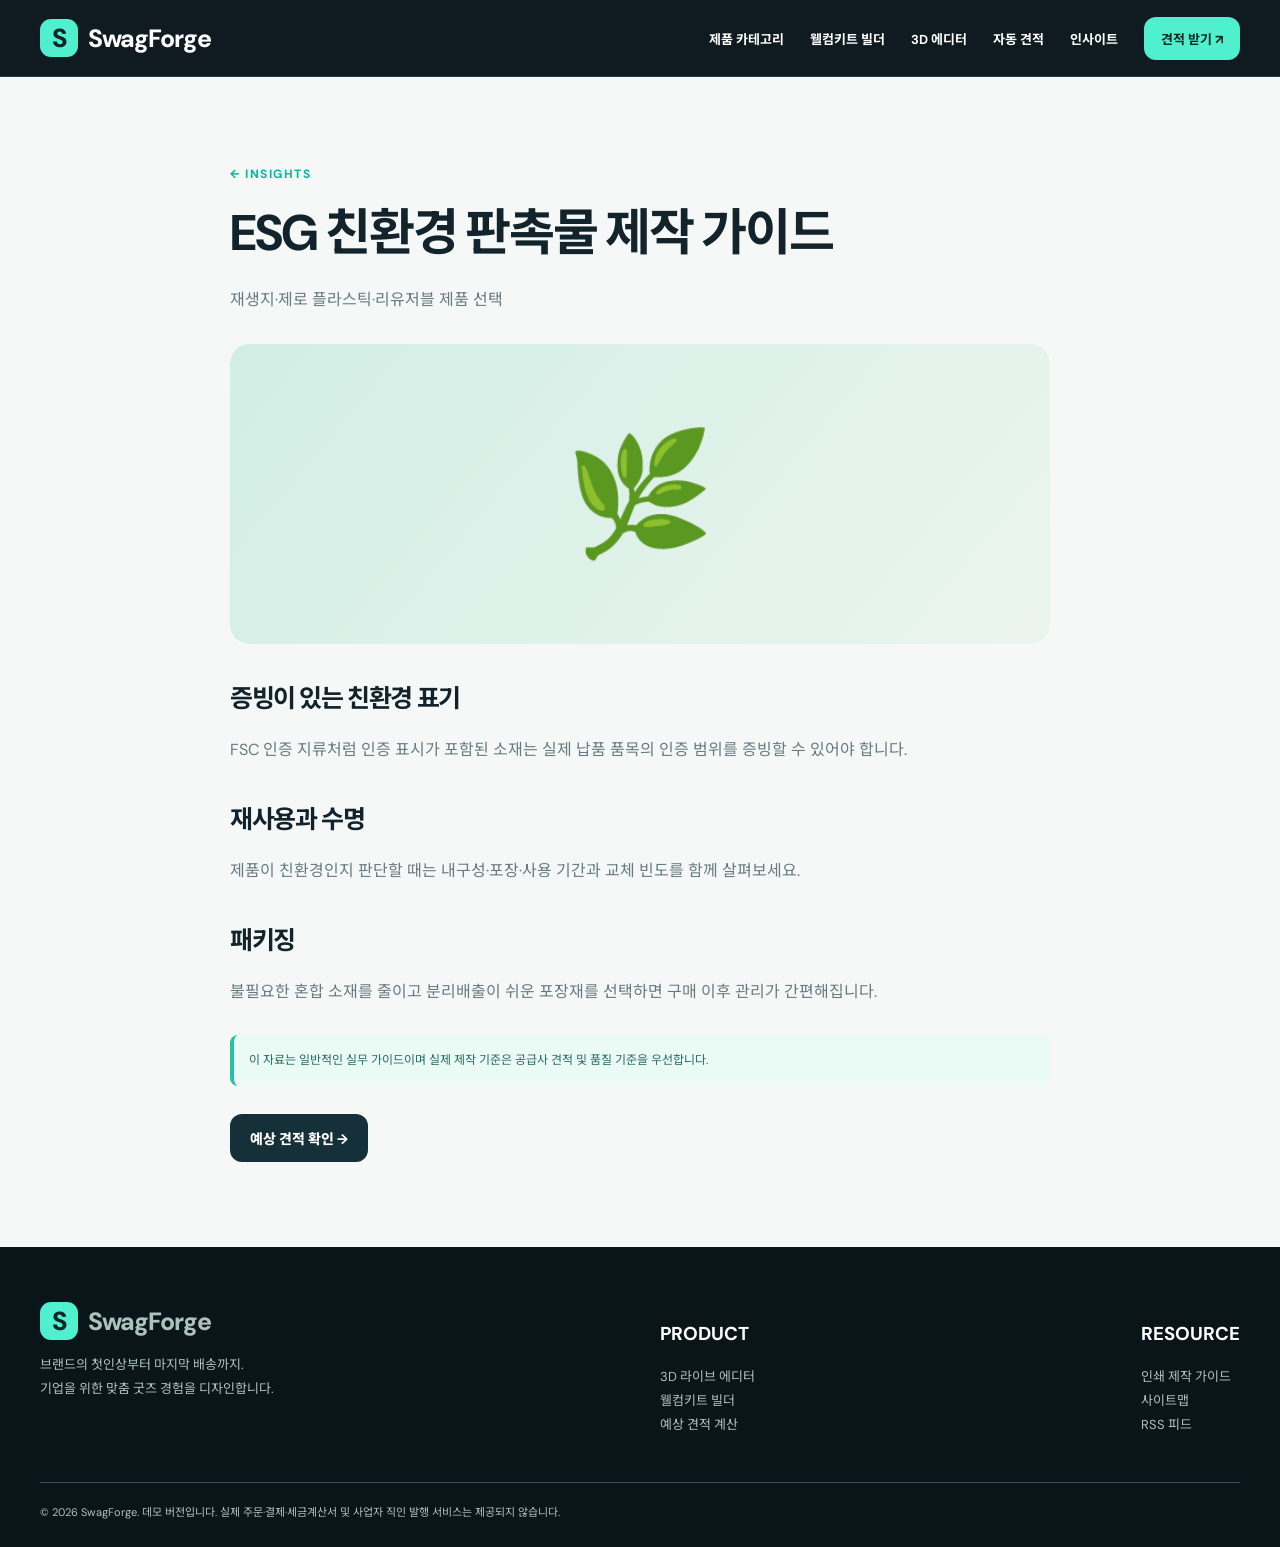
<file: insights/esg/index.html>
<!doctype html><html lang="ko"><head><meta charset="utf-8"/><meta name="viewport" content="width=device-width,initial-scale=1"/><meta name="theme-color" content="#0b171d"/><title>ESG 친환경 판촉물 제작 가이드 | SwagForge</title><meta name="description" content="재생지·제로 플라스틱·리유저블 제품 선택"/><link rel="canonical" href="https://goods.lexid.site/insights/esg/"/><link rel="icon" type="image/svg+xml" href="/favicon.svg"/><link rel="icon" type="image/png" sizes="48x48" href="/favicon-48.png"/><link rel="apple-touch-icon" href="/apple-touch-icon.png"/><link rel="manifest" href="/manifest.webmanifest"/><link rel="alternate" href="/rss.xml" type="application/rss+xml" title="SwagForge Insights"/><meta property="og:site_name" content="SwagForge"/><meta property="og:locale" content="ko_KR"/><meta property="og:type" content="article"/><meta property="og:title" content="ESG 친환경 판촉물 제작 가이드"/><meta property="og:description" content="재생지·제로 플라스틱·리유저블 제품 선택"/><meta property="og:url" content="https://goods.lexid.site/insights/esg/"/><meta property="og:image" content="https://goods.lexid.site/og-image.png"/><meta name="twitter:card" content="summary_large_image"/><link rel="stylesheet" href="/style.css"/><script defer src="/app.js"></script></head><body><header class="header"><div class="wrap nav"><a class="logo" href="/"><span class="mark">S</span>SwagForge</a><button class="menu" id="menubtn" aria-label="메뉴 열기">☰</button><nav class="navlinks" id="navlinks"><a href="/#products">제품 카테고리</a><a href="/kits/">웰컴키트 빌더</a><a href="/editor/">3D 에디터</a><a href="/quote/">자동 견적</a><a href="/insights/">인사이트</a><a href="/quote/" class="navbtn">견적 받기 ↗</a></nav></div></header><main class="section"><div class="wrap" style="max-width:820px"><a class="eyebrow" href="/insights/">← INSIGHTS</a><h1 style="font-size:clamp(30px,4.3vw,50px)">ESG 친환경 판촉물 제작 가이드</h1><p class="muted">재생지·제로 플라스틱·리유저블 제품 선택</p><div class="article" style="border:0;margin:30px 0"><div class="art" style="font-size:120px;height:300px;border-radius:19px">🌿</div></div><h2 style="font-size:25px;margin-top:38px">증빙이 있는 친환경 표기</h2><p class="muted">FSC 인증 지류처럼 인증 표시가 포함된 소재는 실제 납품 품목의 인증 범위를 증빙할 수 있어야 합니다.</p><h2 style="font-size:25px;margin-top:38px">재사용과 수명</h2><p class="muted">제품이 친환경인지 판단할 때는 내구성·포장·사용 기간과 교체 빈도를 함께 살펴보세요.</p><h2 style="font-size:25px;margin-top:38px">패키징</h2><p class="muted">불필요한 혼합 소재를 줄이고 분리배출이 쉬운 포장재를 선택하면 구매 이후 관리가 간편해집니다.</p><div class="note" style="margin:28px 0">이 자료는 일반적인 실무 가이드이며 실제 제작 기준은 공급사 견적 및 품질 기준을 우선합니다.</div><a class="btn dark" href="/quote/">예상 견적 확인 →</a></div></main><footer class="footer"><div class="wrap footer-grid"><div><a class="logo" href="/"><span class="mark">S</span>SwagForge</a><p>브랜드의 첫인상부터 마지막 배송까지.<br/>기업을 위한 맞춤 굿즈 경험을 디자인합니다.</p></div><div><h3>PRODUCT</h3><p><a href="/editor/">3D 라이브 에디터</a><br/><a href="/kits/">웰컴키트 빌더</a><br/><a href="/quote/">예상 견적 계산</a></p></div><div><h3>RESOURCE</h3><p><a href="/insights/">인쇄 제작 가이드</a><br/><a href="/sitemap.xml">사이트맵</a><br/><a href="/rss.xml">RSS 피드</a></p></div></div><div class="wrap copyright">© 2026 SwagForge. 데모 버전입니다. 실제 주문·결제·세금계산서 및 사업자 직인 발행 서비스는 제공되지 않습니다.</div></footer></body></html>
</file>
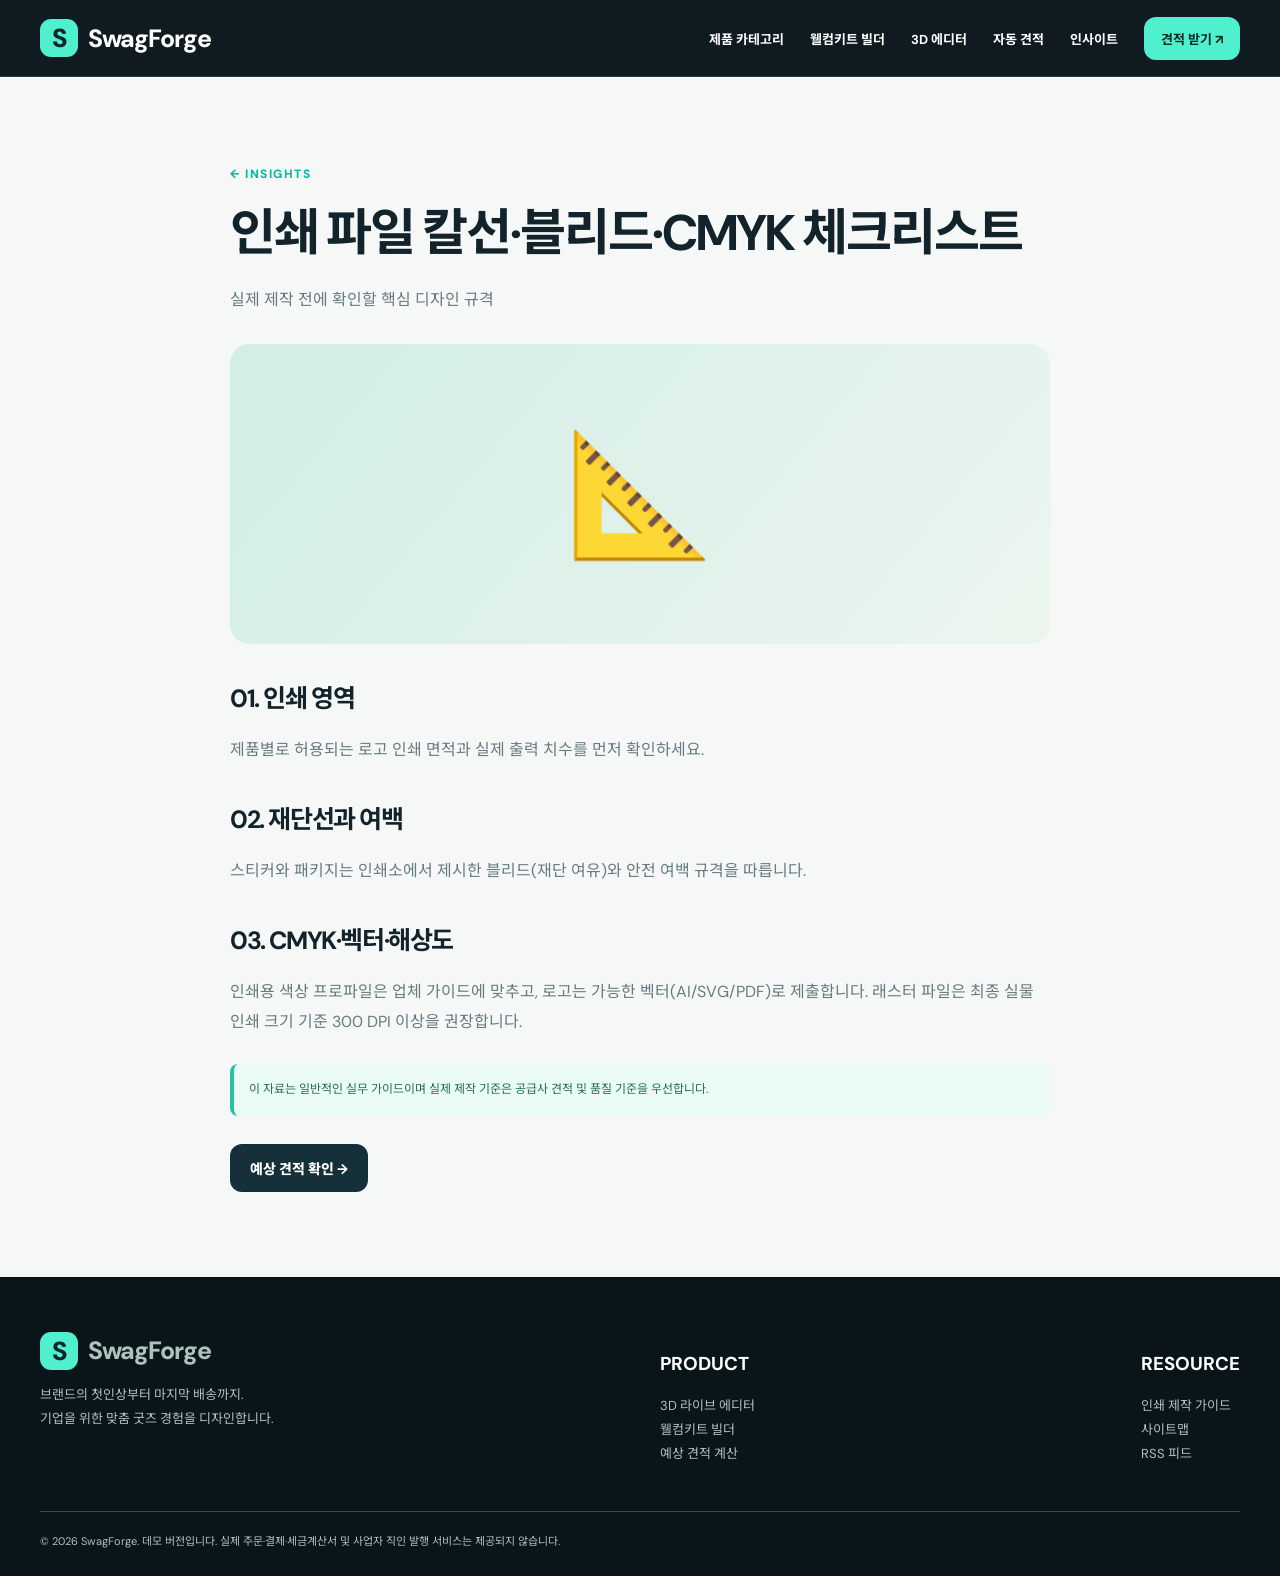
<file: insights/printing-guide/index.html>
<!doctype html><html lang="ko"><head><meta charset="utf-8"/><meta name="viewport" content="width=device-width,initial-scale=1"/><meta name="theme-color" content="#0b171d"/><title>인쇄 파일 칼선·블리드·CMYK 체크리스트 | SwagForge</title><meta name="description" content="실제 제작 전에 확인할 핵심 디자인 규격"/><link rel="canonical" href="https://goods.lexid.site/insights/printing-guide/"/><link rel="icon" type="image/svg+xml" href="/favicon.svg"/><link rel="icon" type="image/png" sizes="48x48" href="/favicon-48.png"/><link rel="apple-touch-icon" href="/apple-touch-icon.png"/><link rel="manifest" href="/manifest.webmanifest"/><link rel="alternate" href="/rss.xml" type="application/rss+xml" title="SwagForge Insights"/><meta property="og:site_name" content="SwagForge"/><meta property="og:locale" content="ko_KR"/><meta property="og:type" content="article"/><meta property="og:title" content="인쇄 파일 칼선·블리드·CMYK 체크리스트"/><meta property="og:description" content="실제 제작 전에 확인할 핵심 디자인 규격"/><meta property="og:url" content="https://goods.lexid.site/insights/printing-guide/"/><meta property="og:image" content="https://goods.lexid.site/og-image.png"/><meta name="twitter:card" content="summary_large_image"/><link rel="stylesheet" href="/style.css"/><script defer src="/app.js"></script></head><body><header class="header"><div class="wrap nav"><a class="logo" href="/"><span class="mark">S</span>SwagForge</a><button class="menu" id="menubtn" aria-label="메뉴 열기">☰</button><nav class="navlinks" id="navlinks"><a href="/#products">제품 카테고리</a><a href="/kits/">웰컴키트 빌더</a><a href="/editor/">3D 에디터</a><a href="/quote/">자동 견적</a><a href="/insights/">인사이트</a><a href="/quote/" class="navbtn">견적 받기 ↗</a></nav></div></header><main class="section"><div class="wrap" style="max-width:820px"><a class="eyebrow" href="/insights/">← INSIGHTS</a><h1 style="font-size:clamp(30px,4.3vw,50px)">인쇄 파일 칼선·블리드·CMYK 체크리스트</h1><p class="muted">실제 제작 전에 확인할 핵심 디자인 규격</p><div class="article" style="border:0;margin:30px 0"><div class="art" style="font-size:120px;height:300px;border-radius:19px">📐</div></div><h2 style="font-size:25px;margin-top:38px">01. 인쇄 영역</h2><p class="muted">제품별로 허용되는 로고 인쇄 면적과 실제 출력 치수를 먼저 확인하세요.</p><h2 style="font-size:25px;margin-top:38px">02. 재단선과 여백</h2><p class="muted">스티커와 패키지는 인쇄소에서 제시한 블리드(재단 여유)와 안전 여백 규격을 따릅니다.</p><h2 style="font-size:25px;margin-top:38px">03. CMYK·벡터·해상도</h2><p class="muted">인쇄용 색상 프로파일은 업체 가이드에 맞추고, 로고는 가능한 벡터(AI/SVG/PDF)로 제출합니다. 래스터 파일은 최종 실물 인쇄 크기 기준 300 DPI 이상을 권장합니다.</p><div class="note" style="margin:28px 0">이 자료는 일반적인 실무 가이드이며 실제 제작 기준은 공급사 견적 및 품질 기준을 우선합니다.</div><a class="btn dark" href="/quote/">예상 견적 확인 →</a></div></main><footer class="footer"><div class="wrap footer-grid"><div><a class="logo" href="/"><span class="mark">S</span>SwagForge</a><p>브랜드의 첫인상부터 마지막 배송까지.<br/>기업을 위한 맞춤 굿즈 경험을 디자인합니다.</p></div><div><h3>PRODUCT</h3><p><a href="/editor/">3D 라이브 에디터</a><br/><a href="/kits/">웰컴키트 빌더</a><br/><a href="/quote/">예상 견적 계산</a></p></div><div><h3>RESOURCE</h3><p><a href="/insights/">인쇄 제작 가이드</a><br/><a href="/sitemap.xml">사이트맵</a><br/><a href="/rss.xml">RSS 피드</a></p></div></div><div class="wrap copyright">© 2026 SwagForge. 데모 버전입니다. 실제 주문·결제·세금계산서 및 사업자 직인 발행 서비스는 제공되지 않습니다.</div></footer></body></html>
</file>
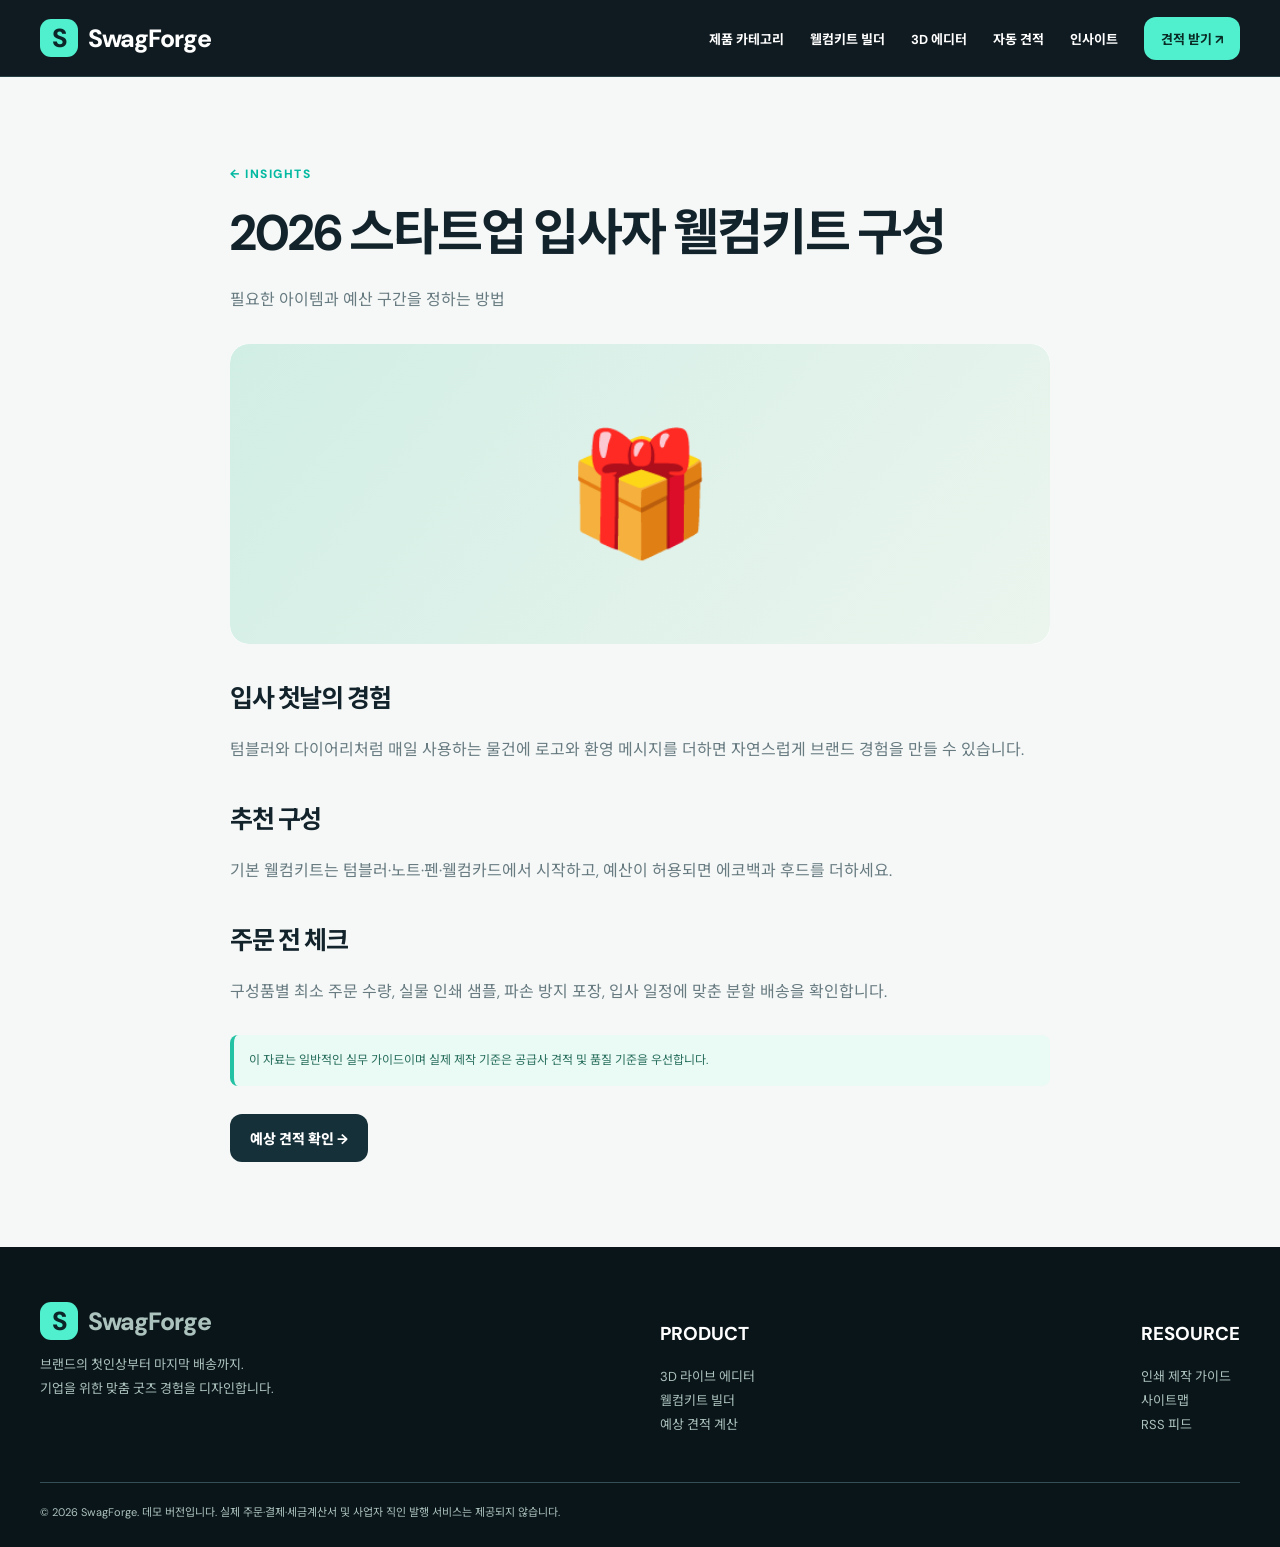
<file: insights/welcome-kit/index.html>
<!doctype html><html lang="ko"><head><meta charset="utf-8"/><meta name="viewport" content="width=device-width,initial-scale=1"/><meta name="theme-color" content="#0b171d"/><title>2026 스타트업 입사자 웰컴키트 구성 | SwagForge</title><meta name="description" content="필요한 아이템과 예산 구간을 정하는 방법"/><link rel="canonical" href="https://goods.lexid.site/insights/welcome-kit/"/><link rel="icon" type="image/svg+xml" href="/favicon.svg"/><link rel="icon" type="image/png" sizes="48x48" href="/favicon-48.png"/><link rel="apple-touch-icon" href="/apple-touch-icon.png"/><link rel="manifest" href="/manifest.webmanifest"/><link rel="alternate" href="/rss.xml" type="application/rss+xml" title="SwagForge Insights"/><meta property="og:site_name" content="SwagForge"/><meta property="og:locale" content="ko_KR"/><meta property="og:type" content="article"/><meta property="og:title" content="2026 스타트업 입사자 웰컴키트 구성"/><meta property="og:description" content="필요한 아이템과 예산 구간을 정하는 방법"/><meta property="og:url" content="https://goods.lexid.site/insights/welcome-kit/"/><meta property="og:image" content="https://goods.lexid.site/og-image.png"/><meta name="twitter:card" content="summary_large_image"/><link rel="stylesheet" href="/style.css"/><script defer src="/app.js"></script></head><body><header class="header"><div class="wrap nav"><a class="logo" href="/"><span class="mark">S</span>SwagForge</a><button class="menu" id="menubtn" aria-label="메뉴 열기">☰</button><nav class="navlinks" id="navlinks"><a href="/#products">제품 카테고리</a><a href="/kits/">웰컴키트 빌더</a><a href="/editor/">3D 에디터</a><a href="/quote/">자동 견적</a><a href="/insights/">인사이트</a><a href="/quote/" class="navbtn">견적 받기 ↗</a></nav></div></header><main class="section"><div class="wrap" style="max-width:820px"><a class="eyebrow" href="/insights/">← INSIGHTS</a><h1 style="font-size:clamp(30px,4.3vw,50px)">2026 스타트업 입사자 웰컴키트 구성</h1><p class="muted">필요한 아이템과 예산 구간을 정하는 방법</p><div class="article" style="border:0;margin:30px 0"><div class="art" style="font-size:120px;height:300px;border-radius:19px">🎁</div></div><h2 style="font-size:25px;margin-top:38px">입사 첫날의 경험</h2><p class="muted">텀블러와 다이어리처럼 매일 사용하는 물건에 로고와 환영 메시지를 더하면 자연스럽게 브랜드 경험을 만들 수 있습니다.</p><h2 style="font-size:25px;margin-top:38px">추천 구성</h2><p class="muted">기본 웰컴키트는 텀블러·노트·펜·웰컴카드에서 시작하고, 예산이 허용되면 에코백과 후드를 더하세요.</p><h2 style="font-size:25px;margin-top:38px">주문 전 체크</h2><p class="muted">구성품별 최소 주문 수량, 실물 인쇄 샘플, 파손 방지 포장, 입사 일정에 맞춘 분할 배송을 확인합니다.</p><div class="note" style="margin:28px 0">이 자료는 일반적인 실무 가이드이며 실제 제작 기준은 공급사 견적 및 품질 기준을 우선합니다.</div><a class="btn dark" href="/quote/">예상 견적 확인 →</a></div></main><footer class="footer"><div class="wrap footer-grid"><div><a class="logo" href="/"><span class="mark">S</span>SwagForge</a><p>브랜드의 첫인상부터 마지막 배송까지.<br/>기업을 위한 맞춤 굿즈 경험을 디자인합니다.</p></div><div><h3>PRODUCT</h3><p><a href="/editor/">3D 라이브 에디터</a><br/><a href="/kits/">웰컴키트 빌더</a><br/><a href="/quote/">예상 견적 계산</a></p></div><div><h3>RESOURCE</h3><p><a href="/insights/">인쇄 제작 가이드</a><br/><a href="/sitemap.xml">사이트맵</a><br/><a href="/rss.xml">RSS 피드</a></p></div></div><div class="wrap copyright">© 2026 SwagForge. 데모 버전입니다. 실제 주문·결제·세금계산서 및 사업자 직인 발행 서비스는 제공되지 않습니다.</div></footer></body></html>
</file>
<file: style.css>
@import url('https://fonts.googleapis.com/css2?family=DM+Sans:wght@400;500;600;700;800&family=Noto+Sans+KR:wght@400;500;600;700;800&display=swap');
:root{--ink:#13232b;--navy:#0b171d;--blue:#12313a;--mint:#50efcd;--muted:#687b81;--bg:#f5f8f7;--line:#e0e8e6}*{box-sizing:border-box}html{scroll-behavior:smooth}body{margin:0;background:var(--bg);color:var(--ink);font-family:'DM Sans','Noto Sans KR',sans-serif}a{text-decoration:none;color:inherit}button,input,select{font:inherit}button{cursor:pointer}.wrap{width:min(1200px,calc(100% - 42px));margin:auto}.header{background:rgba(9,20,26,.97);color:#fff;position:sticky;top:0;z-index:100;backdrop-filter:blur(8px);border-bottom:1px solid #274045}.nav{height:76px;display:flex;align-items:center;justify-content:space-between;gap:20px}.logo{font-size:25px;letter-spacing:-1px;font-weight:800;white-space:nowrap;display:inline-flex;gap:10px;align-items:center}.mark{width:38px;height:38px;border-radius:11px;display:inline-grid;place-items:center;background:var(--mint);color:#0b2528;font-size:26px}.navlinks{display:flex;align-items:center;gap:26px;font-size:13px;font-weight:700}.navlinks a:hover{color:var(--mint)}.navbtn{background:var(--mint);border-radius:12px;padding:12px 17px;color:#092a25!important}.menu{display:none;background:none;border:1px solid #647a80;padding:7px 11px;border-radius:8px;color:#fff}.hero{background:radial-gradient(circle at 80% 30%,#2a5751,transparent 45%),linear-gradient(115deg,#0b171e,#25343c);color:white}.hero-grid{min-height:550px;display:grid;grid-template-columns:52% 48%;align-items:center;gap:10px;padding:65px 0}.eyebrow{color:#03b9a1;letter-spacing:1.5px;font-size:12px;font-weight:800}.hero .eyebrow{color:var(--mint)}h1{font-size:clamp(38px,4.7vw,67px);line-height:1.23;letter-spacing:-2px;margin:20px 0}h1 em{font-style:normal;color:var(--mint)}h2{font-size:clamp(28px,3.2vw,42px);line-height:1.33;letter-spacing:-1.4px;margin:11px 0 20px}p{line-height:1.85}.lead{font-size:16px;color:#bdd1cf;max-width:500px}.actions{display:flex;gap:10px;flex-wrap:wrap;margin:27px 0}.btn{display:inline-flex;align-items:center;justify-content:center;background:var(--mint);color:#082722;padding:14px 20px;border:0;border-radius:12px;font-size:14px;font-weight:800;gap:8px}.btn.secondary{background:#fff;color:#172d32}.btn.outline{background:transparent;border:1px solid #70948f;color:#fff}.btn.dark{background:#163039;color:#fff}.showcase{max-width:100%;width:620px;filter:drop-shadow(0 25px 40px #0008)}.hero-stats{display:flex;gap:20px;flex-wrap:wrap;color:#bcd9d4;font-size:12px}.hero-stats strong{color:var(--mint)}.quick{position:relative;margin-top:-24px;display:grid;grid-template-columns:repeat(4,1fr);background:white;border-radius:17px;box-shadow:0 13px 50px #071b181d;overflow:hidden}.quick a{padding:22px;display:flex;gap:13px;border-right:1px solid var(--line)}.quick a:last-child{border-right:0}.quick i{font-size:25px;font-style:normal}.quick strong,.quick small{display:block}.quick strong{font-size:15px}.quick small{color:var(--muted);font-size:11px;margin-top:4px}.section{padding:85px 0}.section.white{background:#fff}.section-intro{display:flex;justify-content:space-between;align-items:end;gap:25px;margin-bottom:26px}.muted{color:var(--muted)}.grid4{display:grid;grid-template-columns:repeat(4,minmax(0,1fr));gap:15px}.grid2{display:grid;grid-template-columns:repeat(2,minmax(0,1fr));gap:18px}.tile{background:#fff;border:1px solid var(--line);border-radius:19px;padding:13px;overflow:hidden}.tile:hover{border-color:#6edfc9}.tile .visual{height:168px;border-radius:14px;background:linear-gradient(145deg,#e4f1ed,#f7faf8);display:grid;place-items:center;font-size:92px}.tile h3{font-size:17px;margin:15px 2px 5px}.tile p{font-size:12px;margin:0 2px 13px;color:var(--muted)}.tag{background:#dcfbf1;color:#047661;border-radius:50px;padding:7px 10px;display:inline-flex;font-size:10px;font-weight:800;letter-spacing:.3px}.feature{padding:33px;border-radius:23px;background:#f7faf9;min-height:268px;border:1px solid var(--line);position:relative;overflow:hidden}.feature h3{font-size:25px;letter-spacing:-1px;margin:14px 0}.feature p{color:var(--muted);font-size:14px;max-width:340px}.feature.dark{background:#102630;color:white}.feature.dark p{color:#b4d2cf}.feature .num{font-size:13px;letter-spacing:2px;font-weight:800;color:#0b9985}.feature.dark .num{color:var(--mint)}.feature .decor{font-size:130px;position:absolute;right:8px;bottom:-35px;opacity:.13}.callout{border-radius:25px;background:linear-gradient(115deg,#142e35,#166357);color:white;padding:45px;display:flex;justify-content:space-between;align-items:center;gap:23px}.callout h2{margin-bottom:7px}.subhead{background:linear-gradient(110deg,#10232b,#225249);color:white;padding:65px 0}.subhead h1{font-size:clamp(36px,4.2vw,55px)}.subhead p{color:#c1d8d3;max-width:760px}.contentgrid{display:grid;grid-template-columns:minmax(0,1.35fr) minmax(300px,.8fr);gap:20px;padding:34px 0 75px}.panel{background:#fff;border:1px solid var(--line);border-radius:22px;padding:25px}.panel h2{font-size:21px;margin:0 0 19px}.field{margin-bottom:17px}.field label{display:block;font-size:13px;font-weight:800;margin-bottom:8px}.field input,.field select,.field textarea{width:100%;border:1px solid #d9e4df;background:#f9fbfa;border-radius:10px;padding:12px 13px;outline-color:#21bea3}.field input[type=color]{height:45px;padding:3px}.field input[type=file]{font-size:11px}.summary{background:#e6f8f1;border-radius:15px;padding:18px;margin:18px 0}.summary strong{display:block;font-size:29px;color:#086a54;letter-spacing:-1px}.summary small{color:#547b71;font-size:12px}.viewer{height:415px;border-radius:20px;background:radial-gradient(circle at center,#f1f9f5,#c9dad4);position:relative;overflow:hidden;display:grid;place-items:center;touch-action:none}.viewer canvas{width:100%!important;height:100%!important}.viewer-note{position:absolute;bottom:13px;left:13px;background:#ffffffe6;border-radius:8px;font-size:11px;padding:9px 12px;color:#506e65}.fallback{width:150px;height:260px;background:linear-gradient(90deg,#111d23,#35454a 45%,#0c161a);border-radius:34px 34px 46px 46px;display:grid;place-items:center;font-size:31px;font-weight:800;color:var(--mint);transform:rotateY(-20deg)}.checklist{display:grid;grid-template-columns:repeat(3,1fr);gap:11px}.pick{border:1px solid #dbe8e2;border-radius:14px;padding:15px;text-align:left;background:white}.pick.chosen{border-color:#26bda3;background:#e7fff5}.pick strong,.pick small{display:block}.pick strong{margin:6px 0}.pick small{font-size:12px;color:var(--muted)}.pick .emoji{font-size:36px}.pills{display:flex;flex-wrap:wrap;gap:8px}.pill{background:#eaf7f1;padding:9px 12px;border-radius:10px;font-size:12px}.pricing{width:100%;border-collapse:collapse;font-size:13px}.pricing th,.pricing td{padding:12px 7px;border-bottom:1px solid #e7efeb;text-align:right}.pricing th:first-child,.pricing td:first-child{text-align:left}.pricing .active{background:#dffbed;color:#03745b}.quote-paper{border:2px solid #e0e8e4;border-radius:10px;padding:20px}.quote-paper h2{text-align:center;letter-spacing:7px;margin:15px 0 25px}.quote-paper table{width:100%;border-collapse:collapse;font-size:12px}.quote-paper td,.quote-paper th{border:1px solid #dce6e1;padding:10px;text-align:left}.quote-paper th{background:#f7faf9;width:110px}.quote-total{font-size:23px;color:#097b66;font-weight:800;text-align:right;margin-top:16px}.note{border-left:4px solid #24c2a4;background:#eafaf4;border-radius:8px;padding:15px;color:#276e5d;font-size:12px;line-height:1.8}.article-grid{display:grid;grid-template-columns:repeat(3,minmax(0,1fr));gap:18px}.article{border:1px solid var(--line);border-radius:18px;overflow:hidden;background:#fff}.article .art{height:170px;display:grid;place-items:center;background:linear-gradient(130deg,#d1eee5,#ebf5ee);font-size:80px}.article .body{padding:22px}.article h3{font-size:21px}.article p{font-size:13px;color:var(--muted)}.footer{background:#0a151a;color:#acc2bd;padding:55px 0 28px}.footer-grid{display:flex;justify-content:space-between;gap:20px;flex-wrap:wrap}.footer h3{color:white}.footer p{font-size:13px}.copyright{margin-top:32px;padding-top:20px;border-top:1px solid #345056;font-size:11px}@media(max-width:900px){.navlinks{display:none;position:absolute;top:76px;left:0;right:0;padding:18px 22px;background:#0c1c24;flex-direction:column;align-items:stretch;gap:17px}.navlinks.open{display:flex}.menu{display:block}.hero-grid{grid-template-columns:1fr;padding:54px 0 35px}.showcase{width:100%;max-width:600px}.quick{grid-template-columns:repeat(2,1fr)}.grid4{grid-template-columns:repeat(2,1fr)}.contentgrid{grid-template-columns:1fr}.article-grid{grid-template-columns:repeat(2,1fr)}}@media(max-width:550px){.wrap{width:calc(100% - 28px)}.nav{height:68px}.navlinks{top:68px}.logo{font-size:22px}.quick a{padding:13px 9px}.quick small{font-size:10px}.quick strong{font-size:12px}.section{padding:56px 0}.grid2{grid-template-columns:1fr}.tile .visual{height:130px;font-size:70px}.callout{display:block;padding:28px}.checklist{grid-template-columns:repeat(2,1fr)}.article-grid{grid-template-columns:1fr}.viewer{height:330px}.panel{padding:17px}}@media print{.header,.footer,.subhead,.no-print{display:none!important}body{background:white}.contentgrid{display:block;padding:0}.panel{border:0}.quote-paper{max-width:850px;margin:auto}}
</file>
